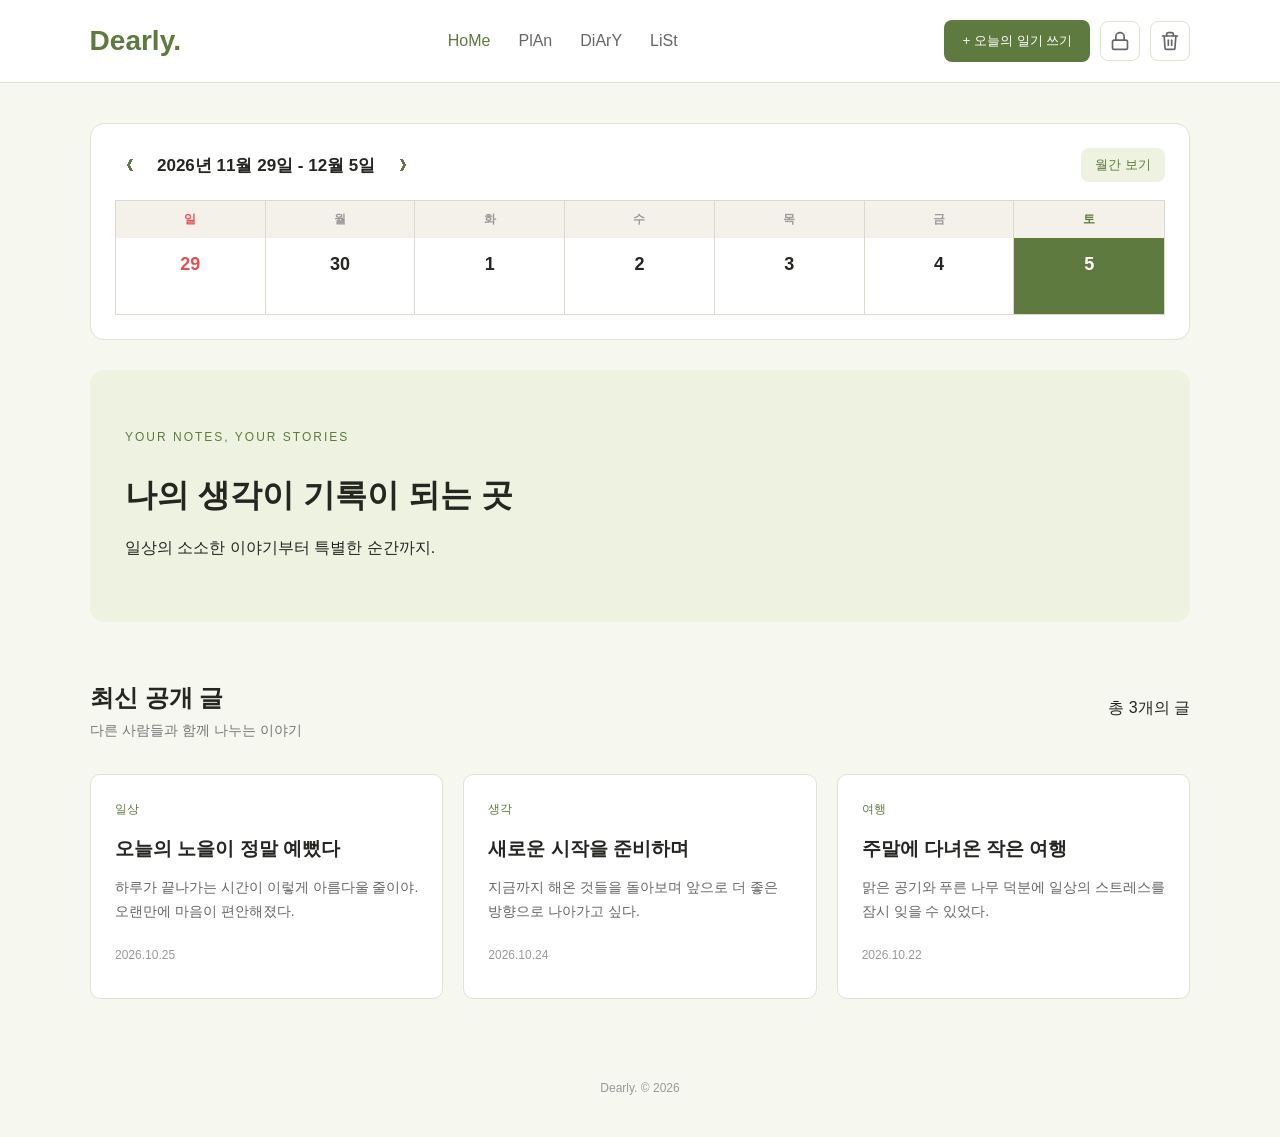
<file: index.html>
<!DOCTYPE html>
<html lang="ko">
<head>
    <meta charset="UTF-8">
    <meta name="viewport" content="width=device-width, initial-scale=1.0">
    <title>Dearly - 나의 기록</title>
    <link rel="stylesheet" href="style (1).css">
    <!-- 자바스크립트는 외부 파일로 분리되어 관리됩니다 -->
    <script src="script (1).js" defer></script>
</head>
<body>
    <!-- 상단 메뉴 -->
    <header class="header">
        <h1 class="logo">
        <a href="index.html" style="text-decoration: none; color: inherit;">Dearly.</a>
        </h1>

        <nav class="menu">
            <a href="index.html" class="active">HoMe</a>
            <a href="plan.html">PlAn</a>
            <a href="diary.html">DiArY</a>
            <a href="list.html">LiSt</a>
        </nav>

        <div class="header-actions">
            <button class="write-button" onclick="location.href='write.html'">
                + 오늘의 일기 쓰기
            </button>

            <button class="icon-button" id="lockButton" title="비밀 일기" onclick="location.href='secretdiary.html'">
                <svg xmlns="http://www.w3.org/2000/svg" width="20" height="20" viewBox="0 0 24 24" fill="none" stroke="currentColor" stroke-width="2" stroke-linecap="round" stroke-linejoin="round">
                    <rect x="3" y="11" width="18" height="11" rx="2" ry="2"></rect>
                    <path d="M7 11V7a5 5 0 0 1 10 0v4"></path>
                </svg>
            </button>

            <button class="icon-button" id="trashButton" title="감정 쓰레기통" onclick="location.href='trash.html'">
                <svg xmlns="http://www.w3.org/2000/svg" width="20" height="20" viewBox="0 0 24 24" fill="none" stroke="currentColor" stroke-width="2" stroke-linecap="round" stroke-linejoin="round">
                    <polyline points="3 6 5 6 21 6"></polyline>
                    <path d="M19 6l-1 14a2 2 0 0 1-2 2H8a2 2 0 0 1-2-2L5 6m3 0V4a2 2 0 0 1 2-2h4a2 2 0 0 1 2 2v2"></path>
                    <line x1="10" y1="11" x2="10" y2="17"></line>
                    <line x1="14" y1="11" x2="14" y2="17"></line>
                </svg>
            </button>
        </div>
    </header>

    <main class="container">
        <!-- 캘린더 영역 (주간 / 월간) -->
        <section class="calendar-section">
            <div class="calendar-toolbar">
                <div class="calendar-nav">
                    <button id="prevBtn" class="cal-arrow" aria-label="이전">&#10094;</button>
                    <h3 id="calendarLabel" class="calendar-label"></h3>
                    <button id="nextBtn" class="cal-arrow" aria-label="다음">&#10095;</button>
                </div>
                <button id="toggleViewBtn" class="toggle-view-button">월간 보기</button>
            </div>

            <!-- 요일 헤더 (주간/월간 공용) -->
            <div class="calendar-weekdays">
                <span>일</span><span>월</span><span>화</span><span>수</span>
                <span>목</span><span>금</span><span>토</span>
            </div>

            <!-- 주간 캘린더 -->
            <div id="weekView" class="week-view"></div>

            <!-- 월간 캘린더 -->
            <div id="monthView" class="month-view" style="display:none;">
                <div id="monthGrid" class="month-grid"></div>
            </div>
        </section>

        <!-- 소개 영역 -->
        <section class="hero">
            <p class="subtitle">YOUR NOTES, YOUR STORIES</p>
            <h2>나의 생각이 기록이 되는 곳</h2>
            <p>일상의 소소한 이야기부터 특별한 순간까지.</p>
        </section>

        <!-- 게시글 영역 -->
        <section id="posts">
            <div class="section-header">
                <div>
                    <h2>최신 공개 글</h2>
                    <p>다른 사람들과 함께 나누는 이야기</p>
                </div>
                <span id="post-count"></span>
            </div>

            <!-- JavaScript가 게시글 카드를 생성하는 영역 -->
            <div id="post-list" class="post-list"></div>
        </section>
    </main>

    <footer>
        <p>Dearly. &copy; 2026</p>
    </footer>
</body>
</html>
</file>
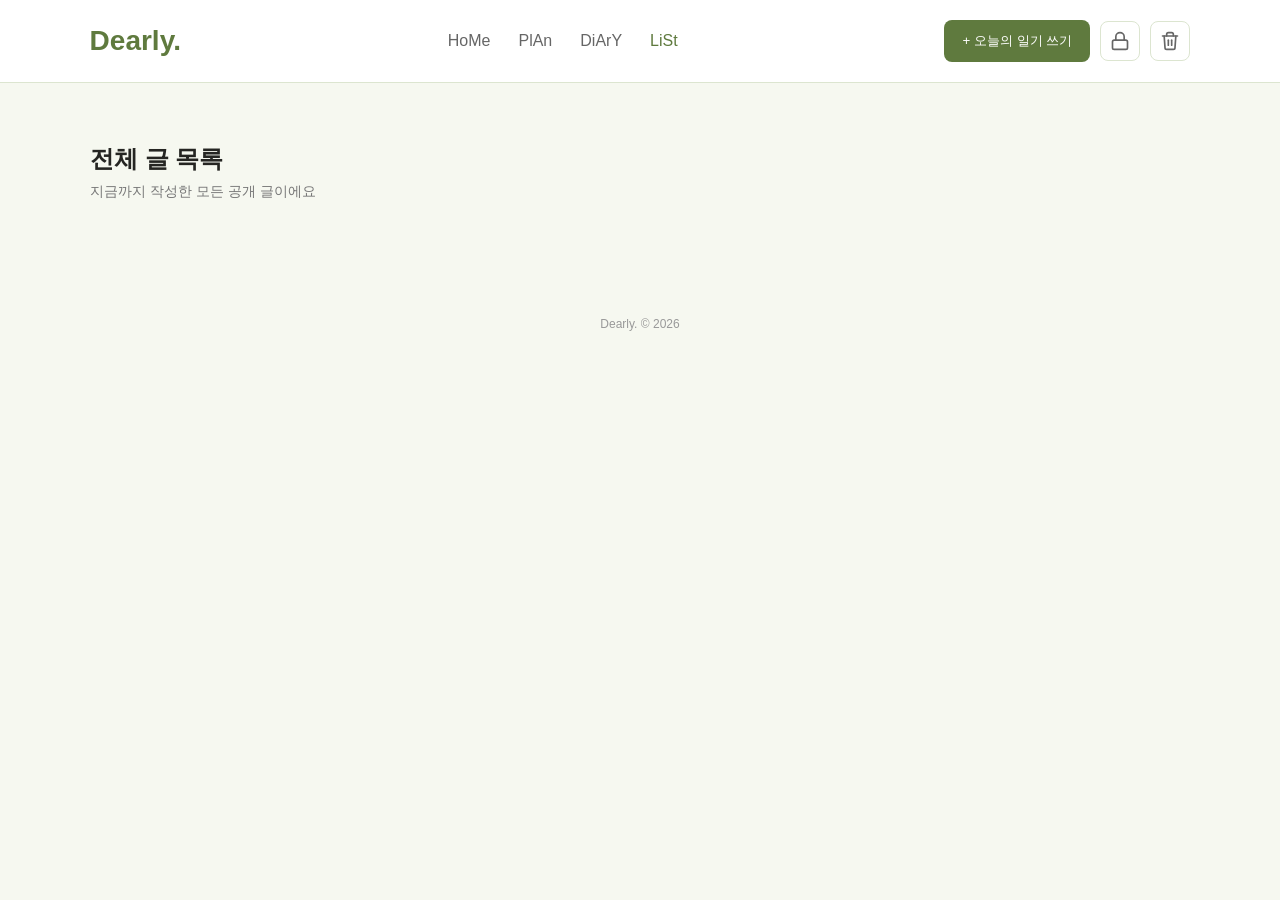
<file: list.html>
<!DOCTYPE html>
<html lang="ko">
<head>
    <meta charset="UTF-8">
    <meta name="viewport" content="width=device-width, initial-scale=1.0">
    <title>Dearly - LiSt</title>
    <style>
/* 기본 설정 */
* {
    box-sizing: border-box;
}

body {
    margin: 0;
    font-family: Arial, "Malgun Gothic", sans-serif;
    background-color: #f6f8f0;
    color: #252522;
}

/* 상단 메뉴 */
.header {
    display: flex;
    align-items: center;
    justify-content: space-between;
    padding: 20px 7%;
    background-color: white;
    border-bottom: 1px solid #dce5d0;
}

.logo {
    color: #5f7a3e;
    margin: 0;
    font-size: 28px;
}

.menu {
    display: flex;
    gap: 28px;
}

.menu a {
    color: #666;
    text-decoration: none;
}

.menu a:hover,
.menu a.active {
    color: #5f7a3e;
}

/* 헤더 오른쪽 액션 영역 (글쓰기 / 비밀일기 / 감정쓰레기통) */
.header-actions {
    display: flex;
    align-items: center;
    gap: 10px;
}

/* 버튼 */
.write-button {
    background-color: #5f7a3e;
    color: white;
    border: none;
    border-radius: 8px;
    padding: 12px 18px;
    cursor: pointer;
    white-space: nowrap;
}

.write-button:hover {
    background-color: #46602b;
}

/* 아이콘 버튼 (자물쇠 / 쓰레기통) */
.icon-button {
    display: flex;
    align-items: center;
    justify-content: center;
    width: 40px;
    height: 40px;
    flex-shrink: 0;
    border: 1px solid #dce5d0;
    border-radius: 8px;
    background-color: white;
    color: #666;
    cursor: pointer;
    transition: background-color 0.2s, color 0.2s, border-color 0.2s;
}

.icon-button:hover {
    background-color: #eef3e1;
    border-color: #c3d1a4;
    color: #5f7a3e;
}

/* 본문 */
.container {
    width: 86%;
    max-width: 1100px;
    margin: 40px auto;
}

/* ===================== 캘린더 영역 ===================== */
.calendar-section {
    background-color: white;
    border: 1px solid #dce5d0;
    border-radius: 14px;
    padding: 24px;
    margin-bottom: 30px;
}

.calendar-toolbar {
    display: flex;
    align-items: center;
    justify-content: space-between;
    flex-wrap: wrap;
    gap: 12px;
    margin-bottom: 18px;
}

.calendar-nav {
    display: flex;
    align-items: center;
    gap: 14px;
}

.cal-arrow {
    background: none;
    border: none;
    font-size: 16px;
    color: #5f7a3e;
    cursor: pointer;
    padding: 4px 10px;
    border-radius: 6px;
}

.cal-arrow:hover {
    background-color: #eef3e1;
}

.calendar-label {
    margin: 0;
    font-size: 17px;
    min-width: 210px;
    text-align: center;
}

.toggle-view-button {
    background-color: #eef3e1;
    color: #5f7a3e;
    border: none;
    border-radius: 8px;
    padding: 8px 14px;
    font-size: 13px;
    cursor: pointer;
}

.toggle-view-button:hover {
    background-color: #dde6c8;
}

/* 요일 헤더 (주간/월간 공용) */
.calendar-weekdays {
    display: grid;
    grid-template-columns: repeat(7, 1fr);
    text-align: center;
    color: #999;
    font-size: 12px;
    font-weight: bold;
    border: 1px solid #ddd9cc;
    border-bottom: none;
    background-color: #f3f1ea;
}

.calendar-weekdays span {
    padding: 10px 0;
    border-right: 1px solid #ddd9cc;
}

.calendar-weekdays span:last-child {
    border-right: none;
}

.calendar-weekdays span:first-child {
    color: #e65050;
}

.calendar-weekdays span:last-child {
    color: #5f7a3e;
}

/* 주간 뷰: 표(table) 모양 - 셀 사이 테두리로 구분 */
.week-view {
    display: grid;
    grid-template-columns: repeat(7, 1fr);
    border: 1px solid #ddd9cc;
    border-top: none;
}

.day-cell {
    position: relative;
    display: flex;
    flex-direction: column;
    align-items: center;
    gap: 6px;
    padding: 16px 0 22px;
    background-color: white;
    border-right: 1px solid #ddd9cc;
    min-height: 76px;
}

.day-cell:last-child {
    border-right: none;
}

.day-cell.today {
    background-color: #5f7a3e;
    color: white;
}

.day-weekday {
    font-size: 12px;
    color: #999;
}

.day-cell.sunday .day-number {
    color: #e65050;
}

.day-cell.saturday .day-number {
    color: #5f7a3e;
}

.day-number {
    font-size: 18px;
    font-weight: bold;
}

.day-cell.today .day-number {
    color: white;
}

.day-dot {
    position: absolute;
    bottom: 6px;
    width: 5px;
    height: 5px;
    border-radius: 50%;
    background-color: #5f7a3e;
}

.day-cell.today .day-dot {
    background-color: white;
}

/* 월간 뷰: 표(table) 모양 - 셀 사이 테두리로 구분 */
.month-grid {
    display: grid;
    grid-template-columns: repeat(7, 1fr);
    grid-auto-rows: 56px;
    border: 1px solid #ddd9cc;
    border-top: none;
}

.month-cell {
    position: relative;
    display: flex;
    flex-direction: column;
    align-items: center;
    justify-content: center;
    background-color: white;
    border-right: 1px solid #ddd9cc;
    border-bottom: 1px solid #ddd9cc;
    font-size: 13px;
}

.month-cell:nth-child(7n) {
    border-right: none;
}

.month-cell.other-month {
    color: #ccc;
    background-color: #f6f8f0;
}

.month-cell.today {
    background-color: #5f7a3e;
    color: white;
}

.month-cell .day-dot {
    position: absolute;
    bottom: 6px;
    width: 4px;
    height: 4px;
    border-radius: 50%;
    background-color: #5f7a3e;
}

.month-cell.today .day-dot {
    background-color: white;
}

/* 소개 영역 */
.hero {
    background-color: #eef3e1;
    border-radius: 14px;
    padding: 45px 35px;
    margin-bottom: 40px;
}

.subtitle {
    color: #5f7a3e;
    font-size: 12px;
    letter-spacing: 2px;
}

.hero h2 {
    font-size: 32px;
    margin-bottom: 12px;
}

.hero p {
    line-height: 1.7;
}

/* 게시글 제목 영역 */
.section-header {
    display: flex;
    align-items: center;
    justify-content: space-between;
    margin-bottom: 20px;
}

.section-header h2 {
    margin-bottom: 8px;
}

.section-header p {
    color: #777;
    font-size: 14px;
    margin-top: 0;
}

/* 게시글 카드 */
.post-list {
    display: grid;
    grid-template-columns: repeat(3, minmax(0, 1fr));
    gap: 20px;
}

.post-card {
    background-color: white;
    border: 1px solid #dbe5d2;
    border-radius: 10px;
    padding: 24px;
    transition: transform 0.2s;
}

.post-card:hover {
    transform: translateY(-4px);
}

.category {
    color: #5f7a3e;
    font-size: 12px;
}

.post-card h3 {
    font-size: 19px;
    margin: 18px 0 12px;
}

.post-content {
    color: #666;
    font-size: 14px;
    line-height: 1.7;
}

.post-date {
    color: #999;
    font-size: 12px;
    margin-top: 24px;
}

/* 글쓰기 폼 (write.html) */
.write-section {
    background-color: white;
    border: 1px solid #dce5d0;
    border-radius: 14px;
    padding: 32px;
    margin-bottom: 30px;
}

.write-form {
    display: flex;
    flex-direction: column;
    gap: 14px;
    margin-top: 10px;
}

.write-form select,
.write-form input[type="text"],
.write-form textarea {
    width: 100%;
    padding: 12px 14px;
    border: 1px solid #dce5d0;
    border-radius: 8px;
    font-family: inherit;
    font-size: 14px;
    color: #252522;
    background-color: #f6f8f0;
}

.write-form select:focus,
.write-form input[type="text"]:focus,
.write-form textarea:focus {
    outline: none;
    border-color: #5f7a3e;
    background-color: white;
}

.write-form textarea {
    resize: vertical;
    line-height: 1.7;
}

.write-form-buttons {
    display: flex;
    justify-content: flex-end;
    gap: 10px;
    margin-top: 6px;
}

.cancel-button {
    background-color: white;
    color: #777;
    border: 1px solid #dce5d0;
    border-radius: 8px;
    padding: 12px 18px;
    cursor: pointer;
}

.cancel-button:hover {
    background-color: #f6f8f0;
}

.write-button.active {
    opacity: 0.6;
    cursor: default;
}

/* 준비중 안내 (plan.html 등 스켈레톤 페이지용) */
.placeholder-box {
    background-color: white;
    border: 1px dashed #c3d1a4;
    border-radius: 14px;
    padding: 60px 30px;
    text-align: center;
    color: #777;
}

.placeholder-box h2 {
    color: #5f7a3e;
    margin-bottom: 10px;
}

/* 하단 */
footer {
    text-align: center;
    padding: 30px;
    color: #999;
    font-size: 12px;
}

/* 모바일 화면 */
@media (max-width: 700px) {
    .header {
        flex-wrap: wrap;
        gap: 16px;
    }

    .menu {
        gap: 14px;
    }

    .header-actions {
        gap: 6px;
    }

    .container {
        width: 90%;
    }

    .hero h2 {
        font-size: 25px;
    }

    .post-list {
        grid-template-columns: 1fr;
    }

    .calendar-toolbar {
        justify-content: center;
    }

    .calendar-label {
        min-width: auto;
        font-size: 14px;
    }

    .day-number {
        font-size: 14px;
    }

    .month-cell {
        height: 40px;
        font-size: 11px;
    }
}


/* =====================================================
   다이어리 페이지 전용 (양피지 / 싸이월드 감성)
   body.diary-page 안에서만 적용되므로
   index.html, 3.html, write.html에는 영향 없음
   ===================================================== */

/* 페이지 전체 배경: 말차색 종이 질감 (이미지 없이 그라디언트로 표현) */
body.diary-page {
    font-family: "Gowun Batang", "Nanum Myeongjo", "Malgun Gothic", serif;
    background-color: #dfe4c4;
    background-image:
        radial-gradient(circle at 15% 20%, rgba(255, 255, 255, 0.25), transparent 40%),
        radial-gradient(circle at 85% 75%, rgba(90, 110, 50, 0.18), transparent 45%),
        repeating-linear-gradient(
            0deg,
            rgba(90, 110, 50, 0.04),
            rgba(90, 110, 50, 0.04) 2px,
            transparent 2px,
            transparent 4px
        );
    color: #3c4a28;
}

/* 헤더는 기존 톤을 유지하되 살짝 말차빛으로 */
body.diary-page .header {
    background-color: #f2f5e2;
    border-bottom: 1px solid #c3cf9c;
}

body.diary-page .menu a {
    color: #7c8a5c;
}

body.diary-page .menu a:hover,
body.diary-page .menu a.active {
    color: #5f7a3e;
}

body.diary-page .write-button {
    background-color: #5f7a3e;
}

body.diary-page .write-button:hover {
    background-color: #46602b;
}

/* 표지 영역: 양피지 가죽 노트 표지처럼 (베이지 종이색 유지) */
body.diary-page .diary-cover {
    background: linear-gradient(135deg, #f7ecd1, #ead9ab);
    border: 1px solid #c9b07f;
    border-radius: 10px;
    box-shadow:
        inset 0 0 0 6px #fbf6e8,
        inset 0 0 40px rgba(139, 90, 43, 0.15),
        0 6px 18px rgba(58, 74, 38, 0.25);
    position: relative;
}

/* 표지 모서리 닳은 느낌 */
body.diary-page .diary-cover::before {
    content: "";
    position: absolute;
    inset: 0;
    border-radius: 10px;
    background:
        radial-gradient(circle at 0% 0%, rgba(139, 90, 43, 0.25), transparent 25%),
        radial-gradient(circle at 100% 100%, rgba(139, 90, 43, 0.2), transparent 25%);
    pointer-events: none;
}

body.diary-page .diary-cover .subtitle {
    color: #a1712f;
    letter-spacing: 3px;
}

body.diary-page .diary-cover h2 {
    color: #5a4322;
    font-size: 30px;
}

body.diary-page .diary-cover p {
    color: #6f5b3a;
}

body.diary-page .section-header h2 {
    color: #3c4a28;
}

body.diary-page .section-header p,
body.diary-page #post-count {
    color: #7c8a5c;
}

/* 게시글 카드: 양피지 낱장 종이 느낌 + 살짝 비뚤어진 스크랩북 배치 (베이지 종이색 유지) */
body.diary-page .post-card {
    background-color: #fdf8ec;
    background-image: repeating-linear-gradient(
        0deg,
        transparent,
        transparent 27px,
        rgba(139, 111, 71, 0.08) 28px
    );
    border: 1px solid #d8c196;
    border-radius: 2px;
    box-shadow:
        0 2px 4px rgba(74, 58, 36, 0.15),
        0 10px 16px rgba(74, 58, 36, 0.12);
    position: relative;
}

/* 종이 귀퉁이가 살짝 접힌 느낌 (뒤로 보이는 배경은 말차색 페이지) */
body.diary-page .post-card::after {
    content: "";
    position: absolute;
    right: 0;
    bottom: 0;
    width: 22px;
    height: 22px;
    background: linear-gradient(135deg, transparent 50%, #dfe4c4 50%);
    box-shadow: -2px -2px 4px rgba(74, 58, 36, 0.15);
}

/* 카드마다 번갈아 살짝 기울여 스크랩북처럼 */
body.diary-page .post-card:nth-child(odd) {
    transform: rotate(-1deg);
}

body.diary-page .post-card:nth-child(even) {
    transform: rotate(1deg);
}

body.diary-page .post-card:hover {
    transform: translateY(-4px) rotate(0deg);
}

body.diary-page .category {
    color: #a1712f;
    font-weight: bold;
}

body.diary-page .post-card h3 {
    color: #4a3a24;
}

body.diary-page .post-content {
    color: #5a4a30;
}

body.diary-page .post-date {
    color: #a1916f;
}

body.diary-page footer {
    color: #8a9770;
}

</style>
    <script>
const posts = [
    {
        id: 1,
        category: "일상",
        title: "오늘의 노을이 정말 예뻤다",
        content: "하루가 끝나가는 시간이 이렇게 아름다울 줄이야. 오랜만에 마음이 편안해졌다.",
        date: "2026.10.25"
    },
    {
        id: 2,
        category: "생각",
        title: "새로운 시작을 준비하며",
        content: "지금까지 해온 것들을 돌아보며 앞으로 더 좋은 방향으로 나아가고 싶다.",
        date: "2026.10.24"
    },
    {
        id: 3,
        category: "여행",
        title: "주말에 다녀온 작은 여행",
        content: "맑은 공기와 푸른 나무 덕분에 일상의 스트레스를 잠시 잊을 수 있었다.",
        date: "2026.10.22"
    }
];

// HTML 요소 선택
const postList = document.querySelector("#post-list");
const postCount = document.querySelector("#post-count");

// 게시글 영역이 있는 페이지(index.html, list.html 등)에서만 실행
if (postList) {
    if (postCount) {
        // 게시글 개수 표시
        postCount.textContent = `총 ${posts.length}개의 글`;
    }

    // 게시글 카드 생성
    posts.forEach(function(post) {
        // 카드 요소 생성
        const card = document.createElement("article");
        card.className = "post-card";

        // 카테고리
        const category = document.createElement("span");
        category.className = "category";
        category.textContent = post.category;

        // 제목
        const title = document.createElement("h3");
        title.textContent = post.title;

        // 본문
        const content = document.createElement("p");
        content.className = "post-content";
        content.textContent = post.content;

        // 작성일
        const date = document.createElement("p");
        date.className = "post-date";
        date.textContent = post.date;

        // 카드에 요소 추가
        card.append(category, title, content, date);

        // 게시글 목록에 카드 추가
        postList.appendChild(card);
    });
}


// 글쓰기 페이지
const writeForm = document.querySelector("#write-form");

if (writeForm) {
    writeForm.addEventListener("submit", function(event) {
        event.preventDefault();

        const newPost = {
            id: Date.now(),
            category: document.querySelector("#category").value,
            title: document.querySelector("#title").value,
            content: document.querySelector("#content").value,
            date: new Date().toLocaleDateString("ko-KR")
        };

        posts.push(newPost);

        localStorage.setItem("posts", JSON.stringify(posts));

        alert("글이 등록되었습니다!");

        location.href = "index.html";
    });
}


// ===================== 캘린더 (주간 / 월간) =====================
const weekView = document.querySelector("#weekView");
const monthView = document.querySelector("#monthView");
const monthGrid = document.querySelector("#monthGrid");
const calendarLabel = document.querySelector("#calendarLabel");
const prevBtn = document.querySelector("#prevBtn");
const nextBtn = document.querySelector("#nextBtn");
const toggleViewBtn = document.querySelector("#toggleViewBtn");

// 캘린더 요소가 있는 페이지(메인 페이지)에서만 실행
if (weekView && monthView && monthGrid && calendarLabel && prevBtn && nextBtn && toggleViewBtn) {

    const weekdayNames = ["일", "월", "화", "수", "목", "금", "토"];

    let viewMode = "week";          // "week" | "month"
    let currentDate = new Date();   // 현재 보고 있는 기준 날짜

    // 날짜 비교 (연/월/일만)
    function isSameDate(a, b) {
        return a.getFullYear() === b.getFullYear() &&
               a.getMonth() === b.getMonth() &&
               a.getDate() === b.getDate();
    }

    // posts 배열의 date("2026.10.25")와 비교해서 해당 날짜에 글이 있는지 확인
    function hasPostOn(date) {
        return posts.some(function(post) {
            const parts = post.date.split(".").map(Number);
            if (parts.length < 3) return false;
            const postDate = new Date(parts[0], parts[1] - 1, parts[2]);
            return isSameDate(postDate, date);
        });
    }

    // 해당 날짜가 속한 주의 일요일 반환
    function getWeekStart(date) {
        const d = new Date(date);
        d.setHours(0, 0, 0, 0);
        d.setDate(d.getDate() - d.getDay());
        return d;
    }

    // 주간 캘린더 렌더링
    function renderWeekView() {
        const weekStart = getWeekStart(currentDate);
        const today = new Date();

        weekView.innerHTML = "";

        for (let i = 0; i < 7; i++) {
            const day = new Date(weekStart);
            day.setDate(weekStart.getDate() + i);

            const dayEl = document.createElement("div");
            dayEl.className = "day-cell";
            if (isSameDate(day, today)) dayEl.classList.add("today");
            if (day.getDay() === 0) dayEl.classList.add("sunday");
            if (day.getDay() === 6) dayEl.classList.add("saturday");

            const numEl = document.createElement("span");
            numEl.className = "day-number";
            numEl.textContent = day.getDate();

            dayEl.append(numEl);

            if (hasPostOn(day)) {
                const dot = document.createElement("span");
                dot.className = "day-dot";
                dayEl.appendChild(dot);
            }

            weekView.appendChild(dayEl);
        }

        const weekEnd = new Date(weekStart);
        weekEnd.setDate(weekStart.getDate() + 6);

        calendarLabel.textContent =
            `${weekStart.getFullYear()}년 ${weekStart.getMonth() + 1}월 ${weekStart.getDate()}일 - ${weekEnd.getMonth() + 1}월 ${weekEnd.getDate()}일`;
    }

    // 월간 캘린더 렌더링 (6주 = 42칸 고정)
    function renderMonthView() {
        const year = currentDate.getFullYear();
        const month = currentDate.getMonth();
        const today = new Date();

        const firstDay = new Date(year, month, 1);
        const startDate = getWeekStart(firstDay);

        monthGrid.innerHTML = "";

        for (let i = 0; i < 42; i++) {
            const day = new Date(startDate);
            day.setDate(startDate.getDate() + i);

            const dayEl = document.createElement("div");
            dayEl.className = "month-cell";
            if (day.getMonth() !== month) dayEl.classList.add("other-month");
            if (isSameDate(day, today)) dayEl.classList.add("today");

            const numEl = document.createElement("span");
            numEl.className = "day-number";
            numEl.textContent = day.getDate();
            dayEl.appendChild(numEl);

            if (hasPostOn(day)) {
                const dot = document.createElement("span");
                dot.className = "day-dot";
                dayEl.appendChild(dot);
            }

            monthGrid.appendChild(dayEl);
        }

        calendarLabel.textContent = `${year}년 ${month + 1}월`;
    }

    // 현재 viewMode에 맞게 화면 갱신
    function render() {
        if (viewMode === "week") {
            weekView.style.display = "grid";
            monthView.style.display = "none";
            renderWeekView();
        } else {
            weekView.style.display = "none";
            monthView.style.display = "block";
            renderMonthView();
        }
    }

    // 이전 버튼: 주간이면 -7일, 월간이면 -1달
    prevBtn.addEventListener("click", function() {
        if (viewMode === "week") {
            currentDate.setDate(currentDate.getDate() - 7);
        } else {
            currentDate.setMonth(currentDate.getMonth() - 1);
        }
        render();
    });

    // 다음 버튼: 주간이면 +7일, 월간이면 +1달
    nextBtn.addEventListener("click", function() {
        if (viewMode === "week") {
            currentDate.setDate(currentDate.getDate() + 7);
        } else {
            currentDate.setMonth(currentDate.getMonth() + 1);
        }
        render();
    });

    // 주간 <-> 월간 전환 버튼
    toggleViewBtn.addEventListener("click", function() {
        viewMode = (viewMode === "week") ? "month" : "week";
        toggleViewBtn.textContent = (viewMode === "week") ? "월간 보기" : "주간 보기";
        render();
    });

    render();
}

</script>
</head>
<body>
    <header class="header">
        <h1 class="logo">Dearly.</h1>

        <nav class="menu">
            <a href="index.html">HoMe</a>
            <a href="plan.html">PlAn</a>
            <a href="diary.html">DiArY</a>
            <a href="list.html" class="active">LiSt</a>
        </nav>

        <div class="header-actions">
            <button class="write-button" onclick="location.href='write.html'">
                + 오늘의 일기 쓰기
            </button>
            <button class="icon-button" title="비밀 일기" onclick="location.href='secretdiary.html'">
                <svg xmlns="http://www.w3.org/2000/svg" width="20" height="20" viewBox="0 0 24 24"
                     fill="none" stroke="currentColor" stroke-width="2"
                     stroke-linecap="round" stroke-linejoin="round">
                    <rect x="3" y="11" width="18" height="11" rx="2" ry="2"></rect>
                    <path d="M7 11V7a5 5 0 0 1 10 0v4"></path>
                </svg>
            </button>
            <button class="icon-button" title="감정 쓰레기통" onclick="location.href='trash.html'">
                <svg xmlns="http://www.w3.org/2000/svg" width="20" height="20" viewBox="0 0 24 24"
                     fill="none" stroke="currentColor" stroke-width="2"
                     stroke-linecap="round" stroke-linejoin="round">
                    <polyline points="3 6 5 6 21 6"></polyline>
                    <path d="M19 6l-1 14a2 2 0 0 1-2 2H8a2 2 0 0 1-2-2L5 6m3 0V4a2 2 0 0 1 2-2h4a2 2 0 0 1 2 2v2"></path>
                    <line x1="10" y1="11" x2="10" y2="17"></line>
                    <line x1="14" y1="11" x2="14" y2="17"></line>
                </svg>
            </button>
        </div>
    </header>

    <main class="container">
        <section id="posts">
            <div class="section-header">
                <div>
                    <h2>전체 글 목록</h2>
                    <p>지금까지 작성한 모든 공개 글이에요</p>
                </div>
                <span id="post-count"></span>
            </div>

            <!-- script.js가 posts 배열을 그대로 재사용해 카드 목록을 생성합니다 -->
            <div id="post-list" class="post-list"></div>
        </section>
    </main>

    <footer>
        <p>Dearly. &copy; 2026</p>
    </footer>
</body>
</html>
</file>
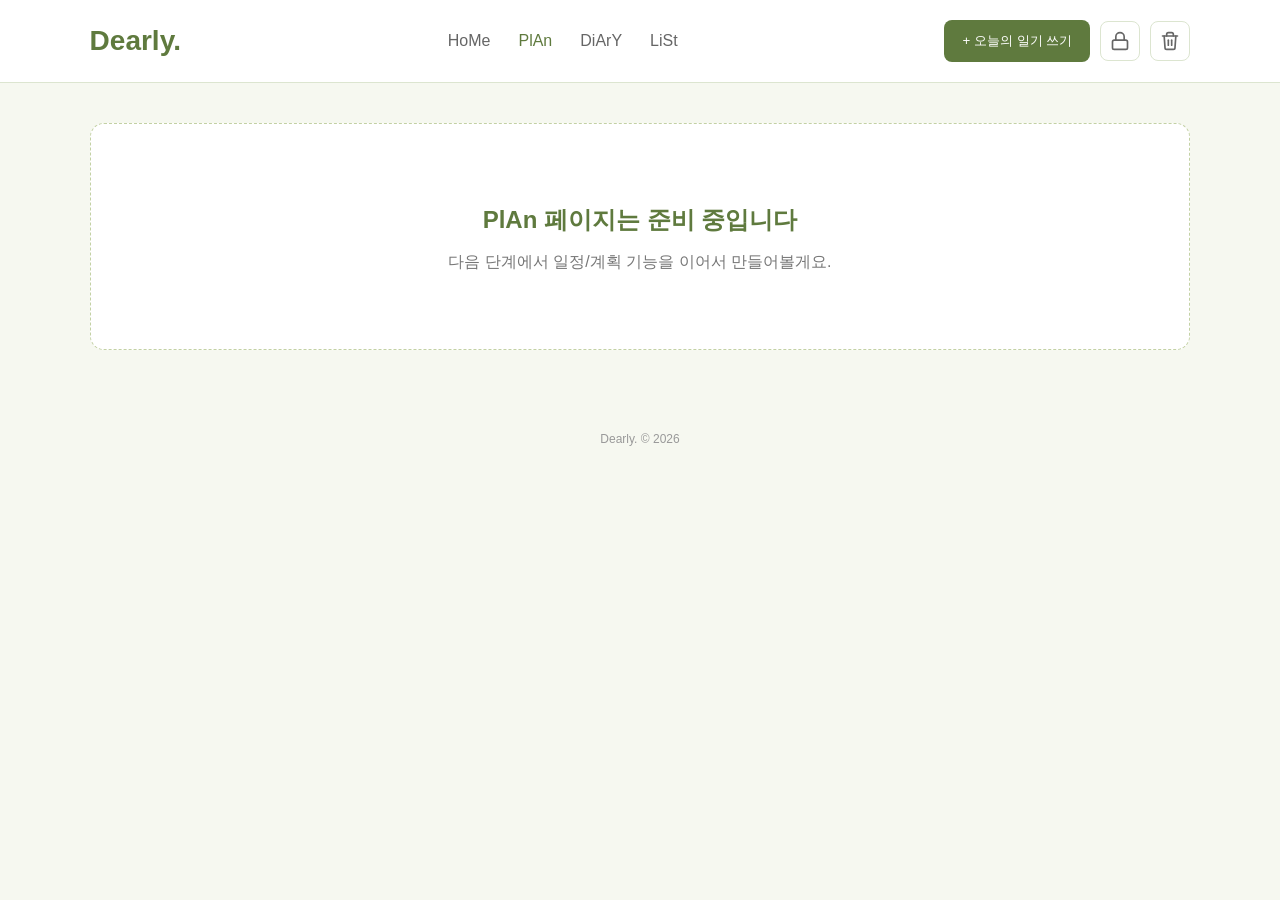
<file: plan.html>
<!DOCTYPE html>
<html lang="ko">
<head>
    <meta charset="UTF-8">
    <meta name="viewport" content="width=device-width, initial-scale=1.0">
    <title>Dearly - PlAn</title>
    <style>
/* 기본 설정 */
* {
    box-sizing: border-box;
}

body {
    margin: 0;
    font-family: Arial, "Malgun Gothic", sans-serif;
    background-color: #f6f8f0;
    color: #252522;
}

/* 상단 메뉴 */
.header {
    display: flex;
    align-items: center;
    justify-content: space-between;
    padding: 20px 7%;
    background-color: white;
    border-bottom: 1px solid #dce5d0;
}

.logo {
    color: #5f7a3e;
    margin: 0;
    font-size: 28px;
}

.menu {
    display: flex;
    gap: 28px;
}

.menu a {
    color: #666;
    text-decoration: none;
}

.menu a:hover,
.menu a.active {
    color: #5f7a3e;
}

/* 헤더 오른쪽 액션 영역 (글쓰기 / 비밀일기 / 감정쓰레기통) */
.header-actions {
    display: flex;
    align-items: center;
    gap: 10px;
}

/* 버튼 */
.write-button {
    background-color: #5f7a3e;
    color: white;
    border: none;
    border-radius: 8px;
    padding: 12px 18px;
    cursor: pointer;
    white-space: nowrap;
}

.write-button:hover {
    background-color: #46602b;
}

/* 아이콘 버튼 (자물쇠 / 쓰레기통) */
.icon-button {
    display: flex;
    align-items: center;
    justify-content: center;
    width: 40px;
    height: 40px;
    flex-shrink: 0;
    border: 1px solid #dce5d0;
    border-radius: 8px;
    background-color: white;
    color: #666;
    cursor: pointer;
    transition: background-color 0.2s, color 0.2s, border-color 0.2s;
}

.icon-button:hover {
    background-color: #eef3e1;
    border-color: #c3d1a4;
    color: #5f7a3e;
}

/* 본문 */
.container {
    width: 86%;
    max-width: 1100px;
    margin: 40px auto;
}

/* ===================== 캘린더 영역 ===================== */
.calendar-section {
    background-color: white;
    border: 1px solid #dce5d0;
    border-radius: 14px;
    padding: 24px;
    margin-bottom: 30px;
}

.calendar-toolbar {
    display: flex;
    align-items: center;
    justify-content: space-between;
    flex-wrap: wrap;
    gap: 12px;
    margin-bottom: 18px;
}

.calendar-nav {
    display: flex;
    align-items: center;
    gap: 14px;
}

.cal-arrow {
    background: none;
    border: none;
    font-size: 16px;
    color: #5f7a3e;
    cursor: pointer;
    padding: 4px 10px;
    border-radius: 6px;
}

.cal-arrow:hover {
    background-color: #eef3e1;
}

.calendar-label {
    margin: 0;
    font-size: 17px;
    min-width: 210px;
    text-align: center;
}

.toggle-view-button {
    background-color: #eef3e1;
    color: #5f7a3e;
    border: none;
    border-radius: 8px;
    padding: 8px 14px;
    font-size: 13px;
    cursor: pointer;
}

.toggle-view-button:hover {
    background-color: #dde6c8;
}

/* 요일 헤더 (주간/월간 공용) */
.calendar-weekdays {
    display: grid;
    grid-template-columns: repeat(7, 1fr);
    text-align: center;
    color: #999;
    font-size: 12px;
    font-weight: bold;
    border: 1px solid #ddd9cc;
    border-bottom: none;
    background-color: #f3f1ea;
}

.calendar-weekdays span {
    padding: 10px 0;
    border-right: 1px solid #ddd9cc;
}

.calendar-weekdays span:last-child {
    border-right: none;
}

.calendar-weekdays span:first-child {
    color: #e65050;
}

.calendar-weekdays span:last-child {
    color: #5f7a3e;
}

/* 주간 뷰: 표(table) 모양 - 셀 사이 테두리로 구분 */
.week-view {
    display: grid;
    grid-template-columns: repeat(7, 1fr);
    border: 1px solid #ddd9cc;
    border-top: none;
}

.day-cell {
    position: relative;
    display: flex;
    flex-direction: column;
    align-items: center;
    gap: 6px;
    padding: 16px 0 22px;
    background-color: white;
    border-right: 1px solid #ddd9cc;
    min-height: 76px;
}

.day-cell:last-child {
    border-right: none;
}

.day-cell.today {
    background-color: #5f7a3e;
    color: white;
}

.day-weekday {
    font-size: 12px;
    color: #999;
}

.day-cell.sunday .day-number {
    color: #e65050;
}

.day-cell.saturday .day-number {
    color: #5f7a3e;
}

.day-number {
    font-size: 18px;
    font-weight: bold;
}

.day-cell.today .day-number {
    color: white;
}

.day-dot {
    position: absolute;
    bottom: 6px;
    width: 5px;
    height: 5px;
    border-radius: 50%;
    background-color: #5f7a3e;
}

.day-cell.today .day-dot {
    background-color: white;
}

/* 월간 뷰: 표(table) 모양 - 셀 사이 테두리로 구분 */
.month-grid {
    display: grid;
    grid-template-columns: repeat(7, 1fr);
    grid-auto-rows: 56px;
    border: 1px solid #ddd9cc;
    border-top: none;
}

.month-cell {
    position: relative;
    display: flex;
    flex-direction: column;
    align-items: center;
    justify-content: center;
    background-color: white;
    border-right: 1px solid #ddd9cc;
    border-bottom: 1px solid #ddd9cc;
    font-size: 13px;
}

.month-cell:nth-child(7n) {
    border-right: none;
}

.month-cell.other-month {
    color: #ccc;
    background-color: #f6f8f0;
}

.month-cell.today {
    background-color: #5f7a3e;
    color: white;
}

.month-cell .day-dot {
    position: absolute;
    bottom: 6px;
    width: 4px;
    height: 4px;
    border-radius: 50%;
    background-color: #5f7a3e;
}

.month-cell.today .day-dot {
    background-color: white;
}

/* 소개 영역 */
.hero {
    background-color: #eef3e1;
    border-radius: 14px;
    padding: 45px 35px;
    margin-bottom: 40px;
}

.subtitle {
    color: #5f7a3e;
    font-size: 12px;
    letter-spacing: 2px;
}

.hero h2 {
    font-size: 32px;
    margin-bottom: 12px;
}

.hero p {
    line-height: 1.7;
}

/* 게시글 제목 영역 */
.section-header {
    display: flex;
    align-items: center;
    justify-content: space-between;
    margin-bottom: 20px;
}

.section-header h2 {
    margin-bottom: 8px;
}

.section-header p {
    color: #777;
    font-size: 14px;
    margin-top: 0;
}

/* 게시글 카드 */
.post-list {
    display: grid;
    grid-template-columns: repeat(3, minmax(0, 1fr));
    gap: 20px;
}

.post-card {
    background-color: white;
    border: 1px solid #dbe5d2;
    border-radius: 10px;
    padding: 24px;
    transition: transform 0.2s;
}

.post-card:hover {
    transform: translateY(-4px);
}

.category {
    color: #5f7a3e;
    font-size: 12px;
}

.post-card h3 {
    font-size: 19px;
    margin: 18px 0 12px;
}

.post-content {
    color: #666;
    font-size: 14px;
    line-height: 1.7;
}

.post-date {
    color: #999;
    font-size: 12px;
    margin-top: 24px;
}

/* 글쓰기 폼 (write.html) */
.write-section {
    background-color: white;
    border: 1px solid #dce5d0;
    border-radius: 14px;
    padding: 32px;
    margin-bottom: 30px;
}

.write-form {
    display: flex;
    flex-direction: column;
    gap: 14px;
    margin-top: 10px;
}

.write-form select,
.write-form input[type="text"],
.write-form textarea {
    width: 100%;
    padding: 12px 14px;
    border: 1px solid #dce5d0;
    border-radius: 8px;
    font-family: inherit;
    font-size: 14px;
    color: #252522;
    background-color: #f6f8f0;
}

.write-form select:focus,
.write-form input[type="text"]:focus,
.write-form textarea:focus {
    outline: none;
    border-color: #5f7a3e;
    background-color: white;
}

.write-form textarea {
    resize: vertical;
    line-height: 1.7;
}

.write-form-buttons {
    display: flex;
    justify-content: flex-end;
    gap: 10px;
    margin-top: 6px;
}

.cancel-button {
    background-color: white;
    color: #777;
    border: 1px solid #dce5d0;
    border-radius: 8px;
    padding: 12px 18px;
    cursor: pointer;
}

.cancel-button:hover {
    background-color: #f6f8f0;
}

.write-button.active {
    opacity: 0.6;
    cursor: default;
}

/* 준비중 안내 (plan.html 등 스켈레톤 페이지용) */
.placeholder-box {
    background-color: white;
    border: 1px dashed #c3d1a4;
    border-radius: 14px;
    padding: 60px 30px;
    text-align: center;
    color: #777;
}

.placeholder-box h2 {
    color: #5f7a3e;
    margin-bottom: 10px;
}

/* 하단 */
footer {
    text-align: center;
    padding: 30px;
    color: #999;
    font-size: 12px;
}

/* 모바일 화면 */
@media (max-width: 700px) {
    .header {
        flex-wrap: wrap;
        gap: 16px;
    }

    .menu {
        gap: 14px;
    }

    .header-actions {
        gap: 6px;
    }

    .container {
        width: 90%;
    }

    .hero h2 {
        font-size: 25px;
    }

    .post-list {
        grid-template-columns: 1fr;
    }

    .calendar-toolbar {
        justify-content: center;
    }

    .calendar-label {
        min-width: auto;
        font-size: 14px;
    }

    .day-number {
        font-size: 14px;
    }

    .month-cell {
        height: 40px;
        font-size: 11px;
    }
}


/* =====================================================
   다이어리 페이지 전용 (양피지 / 싸이월드 감성)
   body.diary-page 안에서만 적용되므로
   index.html, 3.html, write.html에는 영향 없음
   ===================================================== */

/* 페이지 전체 배경: 말차색 종이 질감 (이미지 없이 그라디언트로 표현) */
body.diary-page {
    font-family: "Gowun Batang", "Nanum Myeongjo", "Malgun Gothic", serif;
    background-color: #dfe4c4;
    background-image:
        radial-gradient(circle at 15% 20%, rgba(255, 255, 255, 0.25), transparent 40%),
        radial-gradient(circle at 85% 75%, rgba(90, 110, 50, 0.18), transparent 45%),
        repeating-linear-gradient(
            0deg,
            rgba(90, 110, 50, 0.04),
            rgba(90, 110, 50, 0.04) 2px,
            transparent 2px,
            transparent 4px
        );
    color: #3c4a28;
}

/* 헤더는 기존 톤을 유지하되 살짝 말차빛으로 */
body.diary-page .header {
    background-color: #f2f5e2;
    border-bottom: 1px solid #c3cf9c;
}

body.diary-page .menu a {
    color: #7c8a5c;
}

body.diary-page .menu a:hover,
body.diary-page .menu a.active {
    color: #5f7a3e;
}

body.diary-page .write-button {
    background-color: #5f7a3e;
}

body.diary-page .write-button:hover {
    background-color: #46602b;
}

/* 표지 영역: 양피지 가죽 노트 표지처럼 (베이지 종이색 유지) */
body.diary-page .diary-cover {
    background: linear-gradient(135deg, #f7ecd1, #ead9ab);
    border: 1px solid #c9b07f;
    border-radius: 10px;
    box-shadow:
        inset 0 0 0 6px #fbf6e8,
        inset 0 0 40px rgba(139, 90, 43, 0.15),
        0 6px 18px rgba(58, 74, 38, 0.25);
    position: relative;
}

/* 표지 모서리 닳은 느낌 */
body.diary-page .diary-cover::before {
    content: "";
    position: absolute;
    inset: 0;
    border-radius: 10px;
    background:
        radial-gradient(circle at 0% 0%, rgba(139, 90, 43, 0.25), transparent 25%),
        radial-gradient(circle at 100% 100%, rgba(139, 90, 43, 0.2), transparent 25%);
    pointer-events: none;
}

body.diary-page .diary-cover .subtitle {
    color: #a1712f;
    letter-spacing: 3px;
}

body.diary-page .diary-cover h2 {
    color: #5a4322;
    font-size: 30px;
}

body.diary-page .diary-cover p {
    color: #6f5b3a;
}

body.diary-page .section-header h2 {
    color: #3c4a28;
}

body.diary-page .section-header p,
body.diary-page #post-count {
    color: #7c8a5c;
}

/* 게시글 카드: 양피지 낱장 종이 느낌 + 살짝 비뚤어진 스크랩북 배치 (베이지 종이색 유지) */
body.diary-page .post-card {
    background-color: #fdf8ec;
    background-image: repeating-linear-gradient(
        0deg,
        transparent,
        transparent 27px,
        rgba(139, 111, 71, 0.08) 28px
    );
    border: 1px solid #d8c196;
    border-radius: 2px;
    box-shadow:
        0 2px 4px rgba(74, 58, 36, 0.15),
        0 10px 16px rgba(74, 58, 36, 0.12);
    position: relative;
}

/* 종이 귀퉁이가 살짝 접힌 느낌 (뒤로 보이는 배경은 말차색 페이지) */
body.diary-page .post-card::after {
    content: "";
    position: absolute;
    right: 0;
    bottom: 0;
    width: 22px;
    height: 22px;
    background: linear-gradient(135deg, transparent 50%, #dfe4c4 50%);
    box-shadow: -2px -2px 4px rgba(74, 58, 36, 0.15);
}

/* 카드마다 번갈아 살짝 기울여 스크랩북처럼 */
body.diary-page .post-card:nth-child(odd) {
    transform: rotate(-1deg);
}

body.diary-page .post-card:nth-child(even) {
    transform: rotate(1deg);
}

body.diary-page .post-card:hover {
    transform: translateY(-4px) rotate(0deg);
}

body.diary-page .category {
    color: #a1712f;
    font-weight: bold;
}

body.diary-page .post-card h3 {
    color: #4a3a24;
}

body.diary-page .post-content {
    color: #5a4a30;
}

body.diary-page .post-date {
    color: #a1916f;
}

body.diary-page footer {
    color: #8a9770;
}

</style>
    <script>
const posts = [
    {
        id: 1,
        category: "일상",
        title: "오늘의 노을이 정말 예뻤다",
        content: "하루가 끝나가는 시간이 이렇게 아름다울 줄이야. 오랜만에 마음이 편안해졌다.",
        date: "2026.10.25"
    },
    {
        id: 2,
        category: "생각",
        title: "새로운 시작을 준비하며",
        content: "지금까지 해온 것들을 돌아보며 앞으로 더 좋은 방향으로 나아가고 싶다.",
        date: "2026.10.24"
    },
    {
        id: 3,
        category: "여행",
        title: "주말에 다녀온 작은 여행",
        content: "맑은 공기와 푸른 나무 덕분에 일상의 스트레스를 잠시 잊을 수 있었다.",
        date: "2026.10.22"
    }
];

// HTML 요소 선택
const postList = document.querySelector("#post-list");
const postCount = document.querySelector("#post-count");

// 게시글 영역이 있는 페이지(index.html, list.html 등)에서만 실행
if (postList) {
    if (postCount) {
        // 게시글 개수 표시
        postCount.textContent = `총 ${posts.length}개의 글`;
    }

    // 게시글 카드 생성
    posts.forEach(function(post) {
        // 카드 요소 생성
        const card = document.createElement("article");
        card.className = "post-card";

        // 카테고리
        const category = document.createElement("span");
        category.className = "category";
        category.textContent = post.category;

        // 제목
        const title = document.createElement("h3");
        title.textContent = post.title;

        // 본문
        const content = document.createElement("p");
        content.className = "post-content";
        content.textContent = post.content;

        // 작성일
        const date = document.createElement("p");
        date.className = "post-date";
        date.textContent = post.date;

        // 카드에 요소 추가
        card.append(category, title, content, date);

        // 게시글 목록에 카드 추가
        postList.appendChild(card);
    });
}


// 글쓰기 페이지
const writeForm = document.querySelector("#write-form");

if (writeForm) {
    writeForm.addEventListener("submit", function(event) {
        event.preventDefault();

        const newPost = {
            id: Date.now(),
            category: document.querySelector("#category").value,
            title: document.querySelector("#title").value,
            content: document.querySelector("#content").value,
            date: new Date().toLocaleDateString("ko-KR")
        };

        posts.push(newPost);

        localStorage.setItem("posts", JSON.stringify(posts));

        alert("글이 등록되었습니다!");

        location.href = "index.html";
    });
}


// ===================== 캘린더 (주간 / 월간) =====================
const weekView = document.querySelector("#weekView");
const monthView = document.querySelector("#monthView");
const monthGrid = document.querySelector("#monthGrid");
const calendarLabel = document.querySelector("#calendarLabel");
const prevBtn = document.querySelector("#prevBtn");
const nextBtn = document.querySelector("#nextBtn");
const toggleViewBtn = document.querySelector("#toggleViewBtn");

// 캘린더 요소가 있는 페이지(메인 페이지)에서만 실행
if (weekView && monthView && monthGrid && calendarLabel && prevBtn && nextBtn && toggleViewBtn) {

    const weekdayNames = ["일", "월", "화", "수", "목", "금", "토"];

    let viewMode = "week";          // "week" | "month"
    let currentDate = new Date();   // 현재 보고 있는 기준 날짜

    // 날짜 비교 (연/월/일만)
    function isSameDate(a, b) {
        return a.getFullYear() === b.getFullYear() &&
               a.getMonth() === b.getMonth() &&
               a.getDate() === b.getDate();
    }

    // posts 배열의 date("2026.10.25")와 비교해서 해당 날짜에 글이 있는지 확인
    function hasPostOn(date) {
        return posts.some(function(post) {
            const parts = post.date.split(".").map(Number);
            if (parts.length < 3) return false;
            const postDate = new Date(parts[0], parts[1] - 1, parts[2]);
            return isSameDate(postDate, date);
        });
    }

    // 해당 날짜가 속한 주의 일요일 반환
    function getWeekStart(date) {
        const d = new Date(date);
        d.setHours(0, 0, 0, 0);
        d.setDate(d.getDate() - d.getDay());
        return d;
    }

    // 주간 캘린더 렌더링
    function renderWeekView() {
        const weekStart = getWeekStart(currentDate);
        const today = new Date();

        weekView.innerHTML = "";

        for (let i = 0; i < 7; i++) {
            const day = new Date(weekStart);
            day.setDate(weekStart.getDate() + i);

            const dayEl = document.createElement("div");
            dayEl.className = "day-cell";
            if (isSameDate(day, today)) dayEl.classList.add("today");
            if (day.getDay() === 0) dayEl.classList.add("sunday");
            if (day.getDay() === 6) dayEl.classList.add("saturday");

            const numEl = document.createElement("span");
            numEl.className = "day-number";
            numEl.textContent = day.getDate();

            dayEl.append(numEl);

            if (hasPostOn(day)) {
                const dot = document.createElement("span");
                dot.className = "day-dot";
                dayEl.appendChild(dot);
            }

            weekView.appendChild(dayEl);
        }

        const weekEnd = new Date(weekStart);
        weekEnd.setDate(weekStart.getDate() + 6);

        calendarLabel.textContent =
            `${weekStart.getFullYear()}년 ${weekStart.getMonth() + 1}월 ${weekStart.getDate()}일 - ${weekEnd.getMonth() + 1}월 ${weekEnd.getDate()}일`;
    }

    // 월간 캘린더 렌더링 (6주 = 42칸 고정)
    function renderMonthView() {
        const year = currentDate.getFullYear();
        const month = currentDate.getMonth();
        const today = new Date();

        const firstDay = new Date(year, month, 1);
        const startDate = getWeekStart(firstDay);

        monthGrid.innerHTML = "";

        for (let i = 0; i < 42; i++) {
            const day = new Date(startDate);
            day.setDate(startDate.getDate() + i);

            const dayEl = document.createElement("div");
            dayEl.className = "month-cell";
            if (day.getMonth() !== month) dayEl.classList.add("other-month");
            if (isSameDate(day, today)) dayEl.classList.add("today");

            const numEl = document.createElement("span");
            numEl.className = "day-number";
            numEl.textContent = day.getDate();
            dayEl.appendChild(numEl);

            if (hasPostOn(day)) {
                const dot = document.createElement("span");
                dot.className = "day-dot";
                dayEl.appendChild(dot);
            }

            monthGrid.appendChild(dayEl);
        }

        calendarLabel.textContent = `${year}년 ${month + 1}월`;
    }

    // 현재 viewMode에 맞게 화면 갱신
    function render() {
        if (viewMode === "week") {
            weekView.style.display = "grid";
            monthView.style.display = "none";
            renderWeekView();
        } else {
            weekView.style.display = "none";
            monthView.style.display = "block";
            renderMonthView();
        }
    }

    // 이전 버튼: 주간이면 -7일, 월간이면 -1달
    prevBtn.addEventListener("click", function() {
        if (viewMode === "week") {
            currentDate.setDate(currentDate.getDate() - 7);
        } else {
            currentDate.setMonth(currentDate.getMonth() - 1);
        }
        render();
    });

    // 다음 버튼: 주간이면 +7일, 월간이면 +1달
    nextBtn.addEventListener("click", function() {
        if (viewMode === "week") {
            currentDate.setDate(currentDate.getDate() + 7);
        } else {
            currentDate.setMonth(currentDate.getMonth() + 1);
        }
        render();
    });

    // 주간 <-> 월간 전환 버튼
    toggleViewBtn.addEventListener("click", function() {
        viewMode = (viewMode === "week") ? "month" : "week";
        toggleViewBtn.textContent = (viewMode === "week") ? "월간 보기" : "주간 보기";
        render();
    });

    render();
}

</script>
</head>
<body>
    <header class="header">
        <h1 class="logo">Dearly.</h1>

        <nav class="menu">
            <a href="index.html">HoMe</a>
            <a href="plan.html" class="active">PlAn</a>
            <a href="diary.html">DiArY</a>
            <a href="list.html">LiSt</a>
        </nav>

        <div class="header-actions">
            <button class="write-button" onclick="location.href='write.html'">
                + 오늘의 일기 쓰기
            </button>
            <button class="icon-button" title="비밀 일기" onclick="location.href='secretdiary.html'">
                <svg xmlns="http://www.w3.org/2000/svg" width="20" height="20" viewBox="0 0 24 24"
                     fill="none" stroke="currentColor" stroke-width="2"
                     stroke-linecap="round" stroke-linejoin="round">
                    <rect x="3" y="11" width="18" height="11" rx="2" ry="2"></rect>
                    <path d="M7 11V7a5 5 0 0 1 10 0v4"></path>
                </svg>
            </button>
            <button class="icon-button" title="감정 쓰레기통" onclick="location.href='trash.html'">
                <svg xmlns="http://www.w3.org/2000/svg" width="20" height="20" viewBox="0 0 24 24"
                     fill="none" stroke="currentColor" stroke-width="2"
                     stroke-linecap="round" stroke-linejoin="round">
                    <polyline points="3 6 5 6 21 6"></polyline>
                    <path d="M19 6l-1 14a2 2 0 0 1-2 2H8a2 2 0 0 1-2-2L5 6m3 0V4a2 2 0 0 1 2-2h4a2 2 0 0 1 2 2v2"></path>
                    <line x1="10" y1="11" x2="10" y2="17"></line>
                    <line x1="14" y1="11" x2="14" y2="17"></line>
                </svg>
            </button>
        </div>
    </header>

    <main class="container">
        <div class="placeholder-box">
            <h2>PlAn 페이지는 준비 중입니다</h2>
            <p>다음 단계에서 일정/계획 기능을 이어서 만들어볼게요.</p>
        </div>
    </main>

    <footer>
        <p>Dearly. &copy; 2026</p>
    </footer>
</body>
</html>
</file>
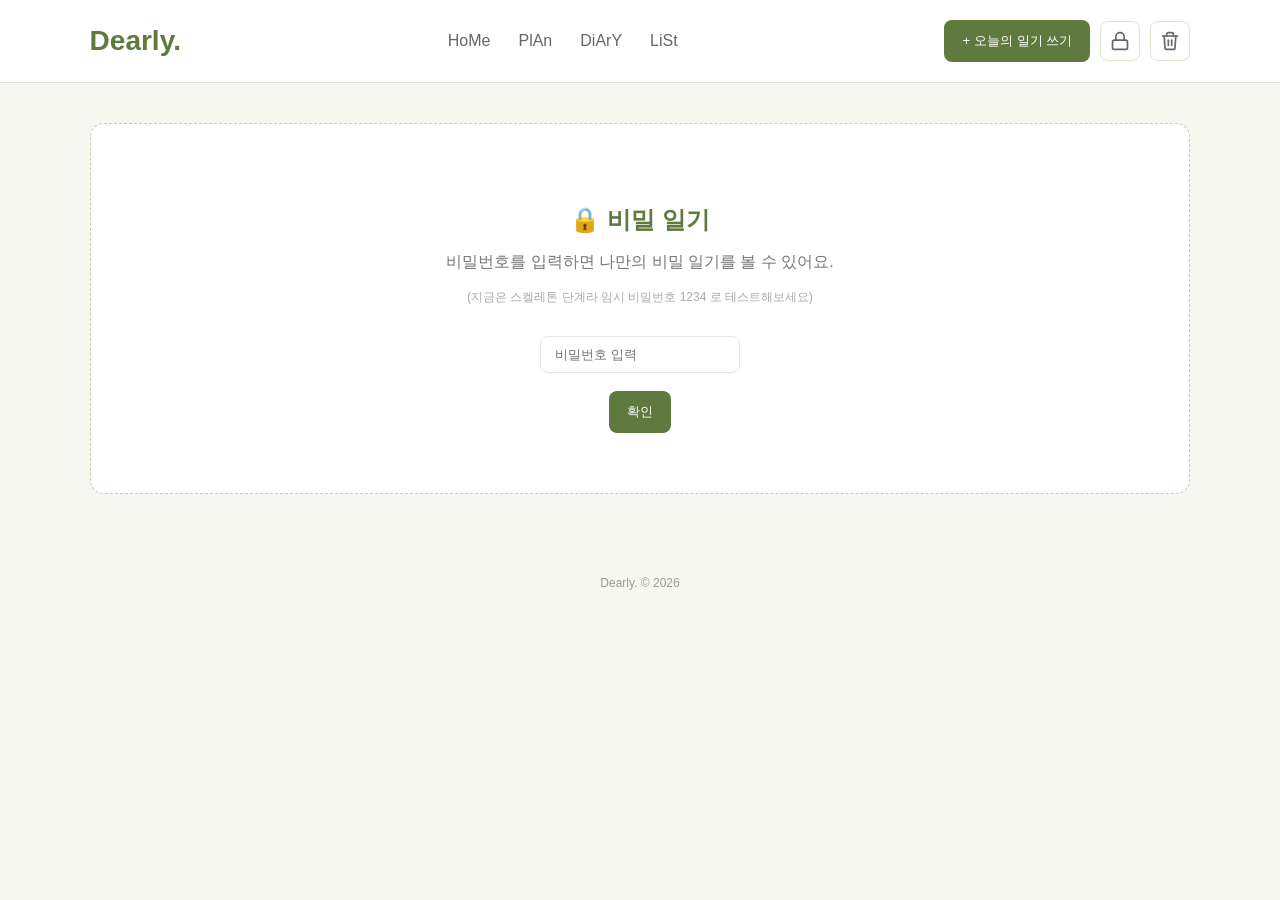
<file: secretdiary.html>
<!DOCTYPE html>
<html lang="ko">
<head>
    <meta charset="UTF-8">
    <meta name="viewport" content="width=device-width, initial-scale=1.0">
    <title>Dearly - 비밀 일기</title>
    <style>
/* 기본 설정 */
* {
    box-sizing: border-box;
}

body {
    margin: 0;
    font-family: Arial, "Malgun Gothic", sans-serif;
    background-color: #f6f8f0;
    color: #252522;
}

/* 상단 메뉴 */
.header {
    display: flex;
    align-items: center;
    justify-content: space-between;
    padding: 20px 7%;
    background-color: white;
    border-bottom: 1px solid #dce5d0;
}

.logo {
    color: #5f7a3e;
    margin: 0;
    font-size: 28px;
}

.menu {
    display: flex;
    gap: 28px;
}

.menu a {
    color: #666;
    text-decoration: none;
}

.menu a:hover,
.menu a.active {
    color: #5f7a3e;
}

/* 헤더 오른쪽 액션 영역 (글쓰기 / 비밀일기 / 감정쓰레기통) */
.header-actions {
    display: flex;
    align-items: center;
    gap: 10px;
}

/* 버튼 */
.write-button {
    background-color: #5f7a3e;
    color: white;
    border: none;
    border-radius: 8px;
    padding: 12px 18px;
    cursor: pointer;
    white-space: nowrap;
}

.write-button:hover {
    background-color: #46602b;
}

/* 아이콘 버튼 (자물쇠 / 쓰레기통) */
.icon-button {
    display: flex;
    align-items: center;
    justify-content: center;
    width: 40px;
    height: 40px;
    flex-shrink: 0;
    border: 1px solid #dce5d0;
    border-radius: 8px;
    background-color: white;
    color: #666;
    cursor: pointer;
    transition: background-color 0.2s, color 0.2s, border-color 0.2s;
}

.icon-button:hover {
    background-color: #eef3e1;
    border-color: #c3d1a4;
    color: #5f7a3e;
}

/* 본문 */
.container {
    width: 86%;
    max-width: 1100px;
    margin: 40px auto;
}

/* ===================== 캘린더 영역 ===================== */
.calendar-section {
    background-color: white;
    border: 1px solid #dce5d0;
    border-radius: 14px;
    padding: 24px;
    margin-bottom: 30px;
}

.calendar-toolbar {
    display: flex;
    align-items: center;
    justify-content: space-between;
    flex-wrap: wrap;
    gap: 12px;
    margin-bottom: 18px;
}

.calendar-nav {
    display: flex;
    align-items: center;
    gap: 14px;
}

.cal-arrow {
    background: none;
    border: none;
    font-size: 16px;
    color: #5f7a3e;
    cursor: pointer;
    padding: 4px 10px;
    border-radius: 6px;
}

.cal-arrow:hover {
    background-color: #eef3e1;
}

.calendar-label {
    margin: 0;
    font-size: 17px;
    min-width: 210px;
    text-align: center;
}

.toggle-view-button {
    background-color: #eef3e1;
    color: #5f7a3e;
    border: none;
    border-radius: 8px;
    padding: 8px 14px;
    font-size: 13px;
    cursor: pointer;
}

.toggle-view-button:hover {
    background-color: #dde6c8;
}

/* 요일 헤더 (주간/월간 공용) */
.calendar-weekdays {
    display: grid;
    grid-template-columns: repeat(7, 1fr);
    text-align: center;
    color: #999;
    font-size: 12px;
    font-weight: bold;
    border: 1px solid #ddd9cc;
    border-bottom: none;
    background-color: #f3f1ea;
}

.calendar-weekdays span {
    padding: 10px 0;
    border-right: 1px solid #ddd9cc;
}

.calendar-weekdays span:last-child {
    border-right: none;
}

.calendar-weekdays span:first-child {
    color: #e65050;
}

.calendar-weekdays span:last-child {
    color: #5f7a3e;
}

/* 주간 뷰: 표(table) 모양 - 셀 사이 테두리로 구분 */
.week-view {
    display: grid;
    grid-template-columns: repeat(7, 1fr);
    border: 1px solid #ddd9cc;
    border-top: none;
}

.day-cell {
    position: relative;
    display: flex;
    flex-direction: column;
    align-items: center;
    gap: 6px;
    padding: 16px 0 22px;
    background-color: white;
    border-right: 1px solid #ddd9cc;
    min-height: 76px;
}

.day-cell:last-child {
    border-right: none;
}

.day-cell.today {
    background-color: #5f7a3e;
    color: white;
}

.day-weekday {
    font-size: 12px;
    color: #999;
}

.day-cell.sunday .day-number {
    color: #e65050;
}

.day-cell.saturday .day-number {
    color: #5f7a3e;
}

.day-number {
    font-size: 18px;
    font-weight: bold;
}

.day-cell.today .day-number {
    color: white;
}

.day-dot {
    position: absolute;
    bottom: 6px;
    width: 5px;
    height: 5px;
    border-radius: 50%;
    background-color: #5f7a3e;
}

.day-cell.today .day-dot {
    background-color: white;
}

/* 월간 뷰: 표(table) 모양 - 셀 사이 테두리로 구분 */
.month-grid {
    display: grid;
    grid-template-columns: repeat(7, 1fr);
    grid-auto-rows: 56px;
    border: 1px solid #ddd9cc;
    border-top: none;
}

.month-cell {
    position: relative;
    display: flex;
    flex-direction: column;
    align-items: center;
    justify-content: center;
    background-color: white;
    border-right: 1px solid #ddd9cc;
    border-bottom: 1px solid #ddd9cc;
    font-size: 13px;
}

.month-cell:nth-child(7n) {
    border-right: none;
}

.month-cell.other-month {
    color: #ccc;
    background-color: #f6f8f0;
}

.month-cell.today {
    background-color: #5f7a3e;
    color: white;
}

.month-cell .day-dot {
    position: absolute;
    bottom: 6px;
    width: 4px;
    height: 4px;
    border-radius: 50%;
    background-color: #5f7a3e;
}

.month-cell.today .day-dot {
    background-color: white;
}

/* 소개 영역 */
.hero {
    background-color: #eef3e1;
    border-radius: 14px;
    padding: 45px 35px;
    margin-bottom: 40px;
}

.subtitle {
    color: #5f7a3e;
    font-size: 12px;
    letter-spacing: 2px;
}

.hero h2 {
    font-size: 32px;
    margin-bottom: 12px;
}

.hero p {
    line-height: 1.7;
}

/* 게시글 제목 영역 */
.section-header {
    display: flex;
    align-items: center;
    justify-content: space-between;
    margin-bottom: 20px;
}

.section-header h2 {
    margin-bottom: 8px;
}

.section-header p {
    color: #777;
    font-size: 14px;
    margin-top: 0;
}

/* 게시글 카드 */
.post-list {
    display: grid;
    grid-template-columns: repeat(3, minmax(0, 1fr));
    gap: 20px;
}

.post-card {
    background-color: white;
    border: 1px solid #dbe5d2;
    border-radius: 10px;
    padding: 24px;
    transition: transform 0.2s;
}

.post-card:hover {
    transform: translateY(-4px);
}

.category {
    color: #5f7a3e;
    font-size: 12px;
}

.post-card h3 {
    font-size: 19px;
    margin: 18px 0 12px;
}

.post-content {
    color: #666;
    font-size: 14px;
    line-height: 1.7;
}

.post-date {
    color: #999;
    font-size: 12px;
    margin-top: 24px;
}

/* 글쓰기 폼 (write.html) */
.write-section {
    background-color: white;
    border: 1px solid #dce5d0;
    border-radius: 14px;
    padding: 32px;
    margin-bottom: 30px;
}

.write-form {
    display: flex;
    flex-direction: column;
    gap: 14px;
    margin-top: 10px;
}

.write-form select,
.write-form input[type="text"],
.write-form textarea {
    width: 100%;
    padding: 12px 14px;
    border: 1px solid #dce5d0;
    border-radius: 8px;
    font-family: inherit;
    font-size: 14px;
    color: #252522;
    background-color: #f6f8f0;
}

.write-form select:focus,
.write-form input[type="text"]:focus,
.write-form textarea:focus {
    outline: none;
    border-color: #5f7a3e;
    background-color: white;
}

.write-form textarea {
    resize: vertical;
    line-height: 1.7;
}

.write-form-buttons {
    display: flex;
    justify-content: flex-end;
    gap: 10px;
    margin-top: 6px;
}

.cancel-button {
    background-color: white;
    color: #777;
    border: 1px solid #dce5d0;
    border-radius: 8px;
    padding: 12px 18px;
    cursor: pointer;
}

.cancel-button:hover {
    background-color: #f6f8f0;
}

.write-button.active {
    opacity: 0.6;
    cursor: default;
}

/* 준비중 안내 (plan.html 등 스켈레톤 페이지용) */
.placeholder-box {
    background-color: white;
    border: 1px dashed #c3d1a4;
    border-radius: 14px;
    padding: 60px 30px;
    text-align: center;
    color: #777;
}

.placeholder-box h2 {
    color: #5f7a3e;
    margin-bottom: 10px;
}

/* 하단 */
footer {
    text-align: center;
    padding: 30px;
    color: #999;
    font-size: 12px;
}

/* 모바일 화면 */
@media (max-width: 700px) {
    .header {
        flex-wrap: wrap;
        gap: 16px;
    }

    .menu {
        gap: 14px;
    }

    .header-actions {
        gap: 6px;
    }

    .container {
        width: 90%;
    }

    .hero h2 {
        font-size: 25px;
    }

    .post-list {
        grid-template-columns: 1fr;
    }

    .calendar-toolbar {
        justify-content: center;
    }

    .calendar-label {
        min-width: auto;
        font-size: 14px;
    }

    .day-number {
        font-size: 14px;
    }

    .month-cell {
        height: 40px;
        font-size: 11px;
    }
}


/* =====================================================
   다이어리 페이지 전용 (양피지 / 싸이월드 감성)
   body.diary-page 안에서만 적용되므로
   index.html, 3.html, write.html에는 영향 없음
   ===================================================== */

/* 페이지 전체 배경: 말차색 종이 질감 (이미지 없이 그라디언트로 표현) */
body.diary-page {
    font-family: "Gowun Batang", "Nanum Myeongjo", "Malgun Gothic", serif;
    background-color: #dfe4c4;
    background-image:
        radial-gradient(circle at 15% 20%, rgba(255, 255, 255, 0.25), transparent 40%),
        radial-gradient(circle at 85% 75%, rgba(90, 110, 50, 0.18), transparent 45%),
        repeating-linear-gradient(
            0deg,
            rgba(90, 110, 50, 0.04),
            rgba(90, 110, 50, 0.04) 2px,
            transparent 2px,
            transparent 4px
        );
    color: #3c4a28;
}

/* 헤더는 기존 톤을 유지하되 살짝 말차빛으로 */
body.diary-page .header {
    background-color: #f2f5e2;
    border-bottom: 1px solid #c3cf9c;
}

body.diary-page .menu a {
    color: #7c8a5c;
}

body.diary-page .menu a:hover,
body.diary-page .menu a.active {
    color: #5f7a3e;
}

body.diary-page .write-button {
    background-color: #5f7a3e;
}

body.diary-page .write-button:hover {
    background-color: #46602b;
}

/* 표지 영역: 양피지 가죽 노트 표지처럼 (베이지 종이색 유지) */
body.diary-page .diary-cover {
    background: linear-gradient(135deg, #f7ecd1, #ead9ab);
    border: 1px solid #c9b07f;
    border-radius: 10px;
    box-shadow:
        inset 0 0 0 6px #fbf6e8,
        inset 0 0 40px rgba(139, 90, 43, 0.15),
        0 6px 18px rgba(58, 74, 38, 0.25);
    position: relative;
}

/* 표지 모서리 닳은 느낌 */
body.diary-page .diary-cover::before {
    content: "";
    position: absolute;
    inset: 0;
    border-radius: 10px;
    background:
        radial-gradient(circle at 0% 0%, rgba(139, 90, 43, 0.25), transparent 25%),
        radial-gradient(circle at 100% 100%, rgba(139, 90, 43, 0.2), transparent 25%);
    pointer-events: none;
}

body.diary-page .diary-cover .subtitle {
    color: #a1712f;
    letter-spacing: 3px;
}

body.diary-page .diary-cover h2 {
    color: #5a4322;
    font-size: 30px;
}

body.diary-page .diary-cover p {
    color: #6f5b3a;
}

body.diary-page .section-header h2 {
    color: #3c4a28;
}

body.diary-page .section-header p,
body.diary-page #post-count {
    color: #7c8a5c;
}

/* 게시글 카드: 양피지 낱장 종이 느낌 + 살짝 비뚤어진 스크랩북 배치 (베이지 종이색 유지) */
body.diary-page .post-card {
    background-color: #fdf8ec;
    background-image: repeating-linear-gradient(
        0deg,
        transparent,
        transparent 27px,
        rgba(139, 111, 71, 0.08) 28px
    );
    border: 1px solid #d8c196;
    border-radius: 2px;
    box-shadow:
        0 2px 4px rgba(74, 58, 36, 0.15),
        0 10px 16px rgba(74, 58, 36, 0.12);
    position: relative;
}

/* 종이 귀퉁이가 살짝 접힌 느낌 (뒤로 보이는 배경은 말차색 페이지) */
body.diary-page .post-card::after {
    content: "";
    position: absolute;
    right: 0;
    bottom: 0;
    width: 22px;
    height: 22px;
    background: linear-gradient(135deg, transparent 50%, #dfe4c4 50%);
    box-shadow: -2px -2px 4px rgba(74, 58, 36, 0.15);
}

/* 카드마다 번갈아 살짝 기울여 스크랩북처럼 */
body.diary-page .post-card:nth-child(odd) {
    transform: rotate(-1deg);
}

body.diary-page .post-card:nth-child(even) {
    transform: rotate(1deg);
}

body.diary-page .post-card:hover {
    transform: translateY(-4px) rotate(0deg);
}

body.diary-page .category {
    color: #a1712f;
    font-weight: bold;
}

body.diary-page .post-card h3 {
    color: #4a3a24;
}

body.diary-page .post-content {
    color: #5a4a30;
}

body.diary-page .post-date {
    color: #a1916f;
}

body.diary-page footer {
    color: #8a9770;
}

</style>
    <script>
const posts = [
    {
        id: 1,
        category: "일상",
        title: "오늘의 노을이 정말 예뻤다",
        content: "하루가 끝나가는 시간이 이렇게 아름다울 줄이야. 오랜만에 마음이 편안해졌다.",
        date: "2026.10.25"
    },
    {
        id: 2,
        category: "생각",
        title: "새로운 시작을 준비하며",
        content: "지금까지 해온 것들을 돌아보며 앞으로 더 좋은 방향으로 나아가고 싶다.",
        date: "2026.10.24"
    },
    {
        id: 3,
        category: "여행",
        title: "주말에 다녀온 작은 여행",
        content: "맑은 공기와 푸른 나무 덕분에 일상의 스트레스를 잠시 잊을 수 있었다.",
        date: "2026.10.22"
    }
];

// HTML 요소 선택
const postList = document.querySelector("#post-list");
const postCount = document.querySelector("#post-count");

// 게시글 영역이 있는 페이지(index.html, list.html 등)에서만 실행
if (postList) {
    if (postCount) {
        // 게시글 개수 표시
        postCount.textContent = `총 ${posts.length}개의 글`;
    }

    // 게시글 카드 생성
    posts.forEach(function(post) {
        // 카드 요소 생성
        const card = document.createElement("article");
        card.className = "post-card";

        // 카테고리
        const category = document.createElement("span");
        category.className = "category";
        category.textContent = post.category;

        // 제목
        const title = document.createElement("h3");
        title.textContent = post.title;

        // 본문
        const content = document.createElement("p");
        content.className = "post-content";
        content.textContent = post.content;

        // 작성일
        const date = document.createElement("p");
        date.className = "post-date";
        date.textContent = post.date;

        // 카드에 요소 추가
        card.append(category, title, content, date);

        // 게시글 목록에 카드 추가
        postList.appendChild(card);
    });
}


// 글쓰기 페이지
const writeForm = document.querySelector("#write-form");

if (writeForm) {
    writeForm.addEventListener("submit", function(event) {
        event.preventDefault();

        const newPost = {
            id: Date.now(),
            category: document.querySelector("#category").value,
            title: document.querySelector("#title").value,
            content: document.querySelector("#content").value,
            date: new Date().toLocaleDateString("ko-KR")
        };

        posts.push(newPost);

        localStorage.setItem("posts", JSON.stringify(posts));

        alert("글이 등록되었습니다!");

        location.href = "index.html";
    });
}


// ===================== 캘린더 (주간 / 월간) =====================
const weekView = document.querySelector("#weekView");
const monthView = document.querySelector("#monthView");
const monthGrid = document.querySelector("#monthGrid");
const calendarLabel = document.querySelector("#calendarLabel");
const prevBtn = document.querySelector("#prevBtn");
const nextBtn = document.querySelector("#nextBtn");
const toggleViewBtn = document.querySelector("#toggleViewBtn");

// 캘린더 요소가 있는 페이지(메인 페이지)에서만 실행
if (weekView && monthView && monthGrid && calendarLabel && prevBtn && nextBtn && toggleViewBtn) {

    const weekdayNames = ["일", "월", "화", "수", "목", "금", "토"];

    let viewMode = "week";          // "week" | "month"
    let currentDate = new Date();   // 현재 보고 있는 기준 날짜

    // 날짜 비교 (연/월/일만)
    function isSameDate(a, b) {
        return a.getFullYear() === b.getFullYear() &&
               a.getMonth() === b.getMonth() &&
               a.getDate() === b.getDate();
    }

    // posts 배열의 date("2026.10.25")와 비교해서 해당 날짜에 글이 있는지 확인
    function hasPostOn(date) {
        return posts.some(function(post) {
            const parts = post.date.split(".").map(Number);
            if (parts.length < 3) return false;
            const postDate = new Date(parts[0], parts[1] - 1, parts[2]);
            return isSameDate(postDate, date);
        });
    }

    // 해당 날짜가 속한 주의 일요일 반환
    function getWeekStart(date) {
        const d = new Date(date);
        d.setHours(0, 0, 0, 0);
        d.setDate(d.getDate() - d.getDay());
        return d;
    }

    // 주간 캘린더 렌더링
    function renderWeekView() {
        const weekStart = getWeekStart(currentDate);
        const today = new Date();

        weekView.innerHTML = "";

        for (let i = 0; i < 7; i++) {
            const day = new Date(weekStart);
            day.setDate(weekStart.getDate() + i);

            const dayEl = document.createElement("div");
            dayEl.className = "day-cell";
            if (isSameDate(day, today)) dayEl.classList.add("today");
            if (day.getDay() === 0) dayEl.classList.add("sunday");
            if (day.getDay() === 6) dayEl.classList.add("saturday");

            const numEl = document.createElement("span");
            numEl.className = "day-number";
            numEl.textContent = day.getDate();

            dayEl.append(numEl);

            if (hasPostOn(day)) {
                const dot = document.createElement("span");
                dot.className = "day-dot";
                dayEl.appendChild(dot);
            }

            weekView.appendChild(dayEl);
        }

        const weekEnd = new Date(weekStart);
        weekEnd.setDate(weekStart.getDate() + 6);

        calendarLabel.textContent =
            `${weekStart.getFullYear()}년 ${weekStart.getMonth() + 1}월 ${weekStart.getDate()}일 - ${weekEnd.getMonth() + 1}월 ${weekEnd.getDate()}일`;
    }

    // 월간 캘린더 렌더링 (6주 = 42칸 고정)
    function renderMonthView() {
        const year = currentDate.getFullYear();
        const month = currentDate.getMonth();
        const today = new Date();

        const firstDay = new Date(year, month, 1);
        const startDate = getWeekStart(firstDay);

        monthGrid.innerHTML = "";

        for (let i = 0; i < 42; i++) {
            const day = new Date(startDate);
            day.setDate(startDate.getDate() + i);

            const dayEl = document.createElement("div");
            dayEl.className = "month-cell";
            if (day.getMonth() !== month) dayEl.classList.add("other-month");
            if (isSameDate(day, today)) dayEl.classList.add("today");

            const numEl = document.createElement("span");
            numEl.className = "day-number";
            numEl.textContent = day.getDate();
            dayEl.appendChild(numEl);

            if (hasPostOn(day)) {
                const dot = document.createElement("span");
                dot.className = "day-dot";
                dayEl.appendChild(dot);
            }

            monthGrid.appendChild(dayEl);
        }

        calendarLabel.textContent = `${year}년 ${month + 1}월`;
    }

    // 현재 viewMode에 맞게 화면 갱신
    function render() {
        if (viewMode === "week") {
            weekView.style.display = "grid";
            monthView.style.display = "none";
            renderWeekView();
        } else {
            weekView.style.display = "none";
            monthView.style.display = "block";
            renderMonthView();
        }
    }

    // 이전 버튼: 주간이면 -7일, 월간이면 -1달
    prevBtn.addEventListener("click", function() {
        if (viewMode === "week") {
            currentDate.setDate(currentDate.getDate() - 7);
        } else {
            currentDate.setMonth(currentDate.getMonth() - 1);
        }
        render();
    });

    // 다음 버튼: 주간이면 +7일, 월간이면 +1달
    nextBtn.addEventListener("click", function() {
        if (viewMode === "week") {
            currentDate.setDate(currentDate.getDate() + 7);
        } else {
            currentDate.setMonth(currentDate.getMonth() + 1);
        }
        render();
    });

    // 주간 <-> 월간 전환 버튼
    toggleViewBtn.addEventListener("click", function() {
        viewMode = (viewMode === "week") ? "month" : "week";
        toggleViewBtn.textContent = (viewMode === "week") ? "월간 보기" : "주간 보기";
        render();
    });

    render();
}

</script>
</head>
<body>
    <header class="header">
        <h1 class="logo">Dearly.</h1>

        <nav class="menu">
            <a href="index.html">HoMe</a>
            <a href="plan.html">PlAn</a>
            <a href="diary.html">DiArY</a>
            <a href="list.html">LiSt</a>
        </nav>

        <div class="header-actions">
            <button class="write-button" onclick="location.href='write.html'">
                + 오늘의 일기 쓰기
            </button>
            <button class="icon-button active" title="비밀 일기">
                <svg xmlns="http://www.w3.org/2000/svg" width="20" height="20" viewBox="0 0 24 24"
                     fill="none" stroke="currentColor" stroke-width="2"
                     stroke-linecap="round" stroke-linejoin="round">
                    <rect x="3" y="11" width="18" height="11" rx="2" ry="2"></rect>
                    <path d="M7 11V7a5 5 0 0 1 10 0v4"></path>
                </svg>
            </button>
            <button class="icon-button" title="감정 쓰레기통" onclick="location.href='trash.html'">
                <svg xmlns="http://www.w3.org/2000/svg" width="20" height="20" viewBox="0 0 24 24"
                     fill="none" stroke="currentColor" stroke-width="2"
                     stroke-linecap="round" stroke-linejoin="round">
                    <polyline points="3 6 5 6 21 6"></polyline>
                    <path d="M19 6l-1 14a2 2 0 0 1-2 2H8a2 2 0 0 1-2-2L5 6m3 0V4a2 2 0 0 1 2-2h4a2 2 0 0 1 2 2v2"></path>
                    <line x1="10" y1="11" x2="10" y2="17"></line>
                    <line x1="14" y1="11" x2="14" y2="17"></line>
                </svg>
            </button>
        </div>
    </header>

    <main class="container">
        <!-- 잠금 화면: 비밀번호를 맞추기 전까지 보이는 영역 -->
        <div id="lockScreen" class="placeholder-box">
            <h2>🔒 비밀 일기</h2>
            <p>비밀번호를 입력하면 나만의 비밀 일기를 볼 수 있어요.</p>
            <p style="font-size:12px; color:#aaa;">(지금은 스켈레톤 단계라 임시 비밀번호 1234 로 테스트해보세요)</p>
            <br>
            <input type="password" id="pwInput" placeholder="비밀번호 입력"
                   style="padding:10px 14px; border:1px solid #e9e7e0; border-radius:8px; width:200px;">
            <br><br>
            <button class="write-button" id="unlockBtn">확인</button>
            <p id="pwError" style="color:#e65050; font-size:13px; display:none;">비밀번호가 틀렸어요.</p>
        </div>

        <!-- 잠금 해제 후 보이는 비밀 일기 작성 영역 -->
        <section id="secretArea" style="display:none;">
            <div class="section-header">
                <div>
                    <h2>나만 보는 비밀 일기</h2>
                    <p>여기에 적은 내용은 나만 볼 수 있어요</p>
                </div>
            </div>

            <textarea id="secretNoteInput" rows="8" placeholder="오늘 하루, 아무도 모르게 적어보세요."
                      style="width:100%; padding:16px; border:1px solid #e9e7e0; border-radius:10px; font-family:inherit; font-size:14px;"></textarea>
            <br><br>
            <button class="write-button" id="saveSecretBtn">저장하기</button>

            <div id="secretNoteList" style="margin-top:24px;"></div>
        </section>
    </main>

    <footer>
        <p>Dearly. &copy; 2026</p>
    </footer>

    <script>
        // ===== 비밀 일기 스켈레톤 로직 =====
        // TODO: 실제 서비스에서는 비밀번호를 서버에서 검증하도록 교체해야 합니다.
        const DEMO_PASSWORD = "1234";

        const lockScreen = document.querySelector("#lockScreen");
        const secretArea = document.querySelector("#secretArea");
        const pwInput = document.querySelector("#pwInput");
        const pwError = document.querySelector("#pwError");
        const unlockBtn = document.querySelector("#unlockBtn");
        const saveSecretBtn = document.querySelector("#saveSecretBtn");
        const secretNoteInput = document.querySelector("#secretNoteInput");
        const secretNoteList = document.querySelector("#secretNoteList");

        function unlock() {
            if (pwInput.value === DEMO_PASSWORD) {
                lockScreen.style.display = "none";
                secretArea.style.display = "block";
                renderSecretNotes();
            } else {
                pwError.style.display = "block";
            }
        }

        unlockBtn.addEventListener("click", unlock);
        pwInput.addEventListener("keydown", function(e) {
            if (e.key === "Enter") unlock();
        });

        function getSecretNotes() {
            return JSON.parse(localStorage.getItem("secretNotes") || "[]");
        }

        function renderSecretNotes() {
            const notes = getSecretNotes();
            secretNoteList.innerHTML = "";
            notes.slice().reverse().forEach(function(note) {
                const card = document.createElement("div");
                card.className = "post-card";
                card.style.marginBottom = "12px";
                const date = document.createElement("p");
                date.className = "post-date";
                date.textContent = note.date;
                const content = document.createElement("p");
                content.className = "post-content";
                content.textContent = note.content;
                card.append(date, content);
                secretNoteList.appendChild(card);
            });
        }

        saveSecretBtn.addEventListener("click", function() {
            if (!secretNoteInput.value.trim()) return;
            const notes = getSecretNotes();
            notes.push({
                content: secretNoteInput.value.trim(),
                date: new Date().toLocaleString("ko-KR")
            });
            localStorage.setItem("secretNotes", JSON.stringify(notes));
            secretNoteInput.value = "";
            renderSecretNotes();
        });
    </script>
</body>
</html>
</file>
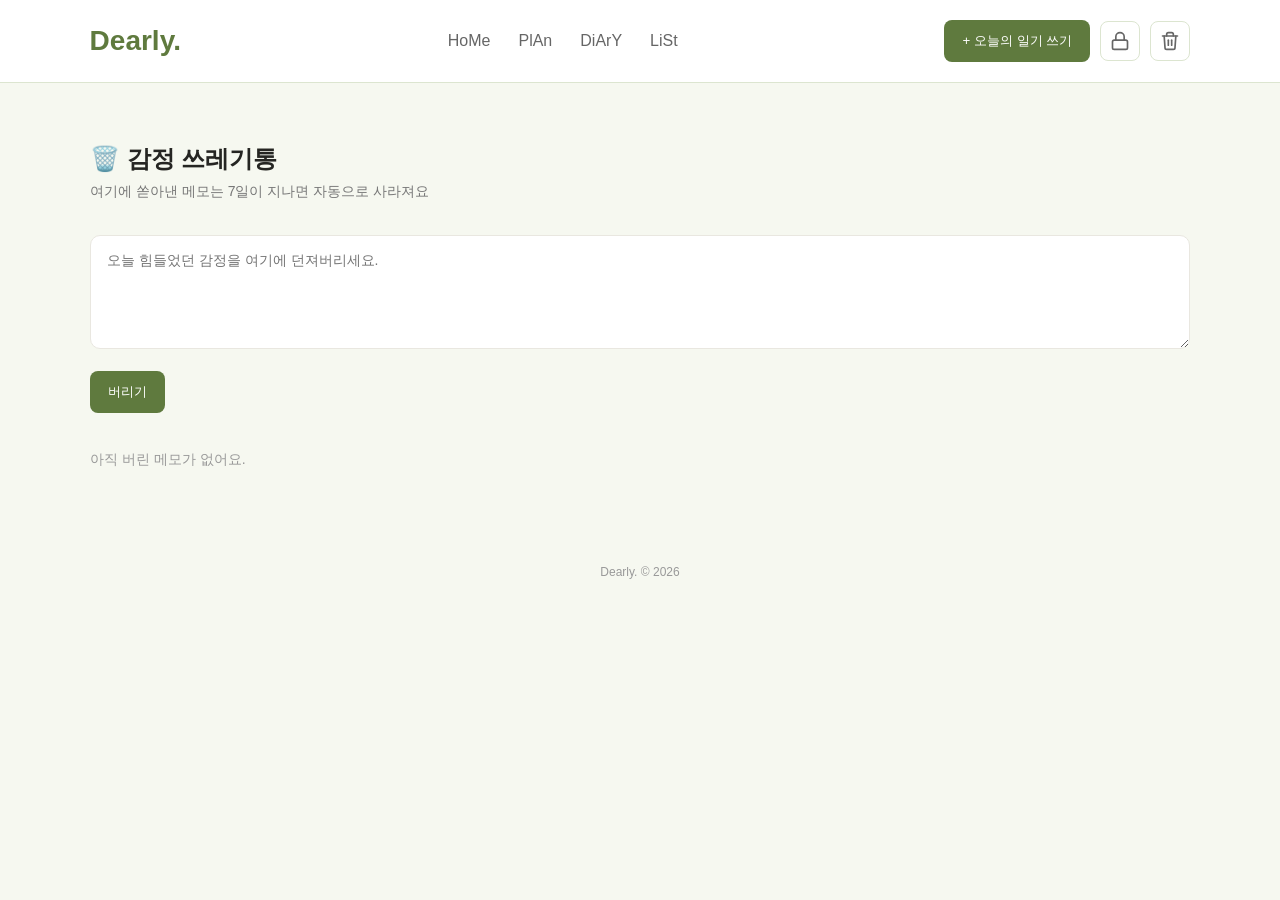
<file: trash.html>
<!DOCTYPE html>
<html lang="ko">
<head>
    <meta charset="UTF-8">
    <meta name="viewport" content="width=device-width, initial-scale=1.0">
    <title>Dearly - 감정 쓰레기통</title>
    <style>
/* 기본 설정 */
* {
    box-sizing: border-box;
}

body {
    margin: 0;
    font-family: Arial, "Malgun Gothic", sans-serif;
    background-color: #f6f8f0;
    color: #252522;
}

/* 상단 메뉴 */
.header {
    display: flex;
    align-items: center;
    justify-content: space-between;
    padding: 20px 7%;
    background-color: white;
    border-bottom: 1px solid #dce5d0;
}

.logo {
    color: #5f7a3e;
    margin: 0;
    font-size: 28px;
}

.menu {
    display: flex;
    gap: 28px;
}

.menu a {
    color: #666;
    text-decoration: none;
}

.menu a:hover,
.menu a.active {
    color: #5f7a3e;
}

/* 헤더 오른쪽 액션 영역 (글쓰기 / 비밀일기 / 감정쓰레기통) */
.header-actions {
    display: flex;
    align-items: center;
    gap: 10px;
}

/* 버튼 */
.write-button {
    background-color: #5f7a3e;
    color: white;
    border: none;
    border-radius: 8px;
    padding: 12px 18px;
    cursor: pointer;
    white-space: nowrap;
}

.write-button:hover {
    background-color: #46602b;
}

/* 아이콘 버튼 (자물쇠 / 쓰레기통) */
.icon-button {
    display: flex;
    align-items: center;
    justify-content: center;
    width: 40px;
    height: 40px;
    flex-shrink: 0;
    border: 1px solid #dce5d0;
    border-radius: 8px;
    background-color: white;
    color: #666;
    cursor: pointer;
    transition: background-color 0.2s, color 0.2s, border-color 0.2s;
}

.icon-button:hover {
    background-color: #eef3e1;
    border-color: #c3d1a4;
    color: #5f7a3e;
}

/* 본문 */
.container {
    width: 86%;
    max-width: 1100px;
    margin: 40px auto;
}

/* ===================== 캘린더 영역 ===================== */
.calendar-section {
    background-color: white;
    border: 1px solid #dce5d0;
    border-radius: 14px;
    padding: 24px;
    margin-bottom: 30px;
}

.calendar-toolbar {
    display: flex;
    align-items: center;
    justify-content: space-between;
    flex-wrap: wrap;
    gap: 12px;
    margin-bottom: 18px;
}

.calendar-nav {
    display: flex;
    align-items: center;
    gap: 14px;
}

.cal-arrow {
    background: none;
    border: none;
    font-size: 16px;
    color: #5f7a3e;
    cursor: pointer;
    padding: 4px 10px;
    border-radius: 6px;
}

.cal-arrow:hover {
    background-color: #eef3e1;
}

.calendar-label {
    margin: 0;
    font-size: 17px;
    min-width: 210px;
    text-align: center;
}

.toggle-view-button {
    background-color: #eef3e1;
    color: #5f7a3e;
    border: none;
    border-radius: 8px;
    padding: 8px 14px;
    font-size: 13px;
    cursor: pointer;
}

.toggle-view-button:hover {
    background-color: #dde6c8;
}

/* 요일 헤더 (주간/월간 공용) */
.calendar-weekdays {
    display: grid;
    grid-template-columns: repeat(7, 1fr);
    text-align: center;
    color: #999;
    font-size: 12px;
    font-weight: bold;
    border: 1px solid #ddd9cc;
    border-bottom: none;
    background-color: #f3f1ea;
}

.calendar-weekdays span {
    padding: 10px 0;
    border-right: 1px solid #ddd9cc;
}

.calendar-weekdays span:last-child {
    border-right: none;
}

.calendar-weekdays span:first-child {
    color: #e65050;
}

.calendar-weekdays span:last-child {
    color: #5f7a3e;
}

/* 주간 뷰: 표(table) 모양 - 셀 사이 테두리로 구분 */
.week-view {
    display: grid;
    grid-template-columns: repeat(7, 1fr);
    border: 1px solid #ddd9cc;
    border-top: none;
}

.day-cell {
    position: relative;
    display: flex;
    flex-direction: column;
    align-items: center;
    gap: 6px;
    padding: 16px 0 22px;
    background-color: white;
    border-right: 1px solid #ddd9cc;
    min-height: 76px;
}

.day-cell:last-child {
    border-right: none;
}

.day-cell.today {
    background-color: #5f7a3e;
    color: white;
}

.day-weekday {
    font-size: 12px;
    color: #999;
}

.day-cell.sunday .day-number {
    color: #e65050;
}

.day-cell.saturday .day-number {
    color: #5f7a3e;
}

.day-number {
    font-size: 18px;
    font-weight: bold;
}

.day-cell.today .day-number {
    color: white;
}

.day-dot {
    position: absolute;
    bottom: 6px;
    width: 5px;
    height: 5px;
    border-radius: 50%;
    background-color: #5f7a3e;
}

.day-cell.today .day-dot {
    background-color: white;
}

/* 월간 뷰: 표(table) 모양 - 셀 사이 테두리로 구분 */
.month-grid {
    display: grid;
    grid-template-columns: repeat(7, 1fr);
    grid-auto-rows: 56px;
    border: 1px solid #ddd9cc;
    border-top: none;
}

.month-cell {
    position: relative;
    display: flex;
    flex-direction: column;
    align-items: center;
    justify-content: center;
    background-color: white;
    border-right: 1px solid #ddd9cc;
    border-bottom: 1px solid #ddd9cc;
    font-size: 13px;
}

.month-cell:nth-child(7n) {
    border-right: none;
}

.month-cell.other-month {
    color: #ccc;
    background-color: #f6f8f0;
}

.month-cell.today {
    background-color: #5f7a3e;
    color: white;
}

.month-cell .day-dot {
    position: absolute;
    bottom: 6px;
    width: 4px;
    height: 4px;
    border-radius: 50%;
    background-color: #5f7a3e;
}

.month-cell.today .day-dot {
    background-color: white;
}

/* 소개 영역 */
.hero {
    background-color: #eef3e1;
    border-radius: 14px;
    padding: 45px 35px;
    margin-bottom: 40px;
}

.subtitle {
    color: #5f7a3e;
    font-size: 12px;
    letter-spacing: 2px;
}

.hero h2 {
    font-size: 32px;
    margin-bottom: 12px;
}

.hero p {
    line-height: 1.7;
}

/* 게시글 제목 영역 */
.section-header {
    display: flex;
    align-items: center;
    justify-content: space-between;
    margin-bottom: 20px;
}

.section-header h2 {
    margin-bottom: 8px;
}

.section-header p {
    color: #777;
    font-size: 14px;
    margin-top: 0;
}

/* 게시글 카드 */
.post-list {
    display: grid;
    grid-template-columns: repeat(3, minmax(0, 1fr));
    gap: 20px;
}

.post-card {
    background-color: white;
    border: 1px solid #dbe5d2;
    border-radius: 10px;
    padding: 24px;
    transition: transform 0.2s;
}

.post-card:hover {
    transform: translateY(-4px);
}

.category {
    color: #5f7a3e;
    font-size: 12px;
}

.post-card h3 {
    font-size: 19px;
    margin: 18px 0 12px;
}

.post-content {
    color: #666;
    font-size: 14px;
    line-height: 1.7;
}

.post-date {
    color: #999;
    font-size: 12px;
    margin-top: 24px;
}

/* 글쓰기 폼 (write.html) */
.write-section {
    background-color: white;
    border: 1px solid #dce5d0;
    border-radius: 14px;
    padding: 32px;
    margin-bottom: 30px;
}

.write-form {
    display: flex;
    flex-direction: column;
    gap: 14px;
    margin-top: 10px;
}

.write-form select,
.write-form input[type="text"],
.write-form textarea {
    width: 100%;
    padding: 12px 14px;
    border: 1px solid #dce5d0;
    border-radius: 8px;
    font-family: inherit;
    font-size: 14px;
    color: #252522;
    background-color: #f6f8f0;
}

.write-form select:focus,
.write-form input[type="text"]:focus,
.write-form textarea:focus {
    outline: none;
    border-color: #5f7a3e;
    background-color: white;
}

.write-form textarea {
    resize: vertical;
    line-height: 1.7;
}

.write-form-buttons {
    display: flex;
    justify-content: flex-end;
    gap: 10px;
    margin-top: 6px;
}

.cancel-button {
    background-color: white;
    color: #777;
    border: 1px solid #dce5d0;
    border-radius: 8px;
    padding: 12px 18px;
    cursor: pointer;
}

.cancel-button:hover {
    background-color: #f6f8f0;
}

.write-button.active {
    opacity: 0.6;
    cursor: default;
}

/* 준비중 안내 (plan.html 등 스켈레톤 페이지용) */
.placeholder-box {
    background-color: white;
    border: 1px dashed #c3d1a4;
    border-radius: 14px;
    padding: 60px 30px;
    text-align: center;
    color: #777;
}

.placeholder-box h2 {
    color: #5f7a3e;
    margin-bottom: 10px;
}

/* 하단 */
footer {
    text-align: center;
    padding: 30px;
    color: #999;
    font-size: 12px;
}

/* 모바일 화면 */
@media (max-width: 700px) {
    .header {
        flex-wrap: wrap;
        gap: 16px;
    }

    .menu {
        gap: 14px;
    }

    .header-actions {
        gap: 6px;
    }

    .container {
        width: 90%;
    }

    .hero h2 {
        font-size: 25px;
    }

    .post-list {
        grid-template-columns: 1fr;
    }

    .calendar-toolbar {
        justify-content: center;
    }

    .calendar-label {
        min-width: auto;
        font-size: 14px;
    }

    .day-number {
        font-size: 14px;
    }

    .month-cell {
        height: 40px;
        font-size: 11px;
    }
}


/* =====================================================
   다이어리 페이지 전용 (양피지 / 싸이월드 감성)
   body.diary-page 안에서만 적용되므로
   index.html, 3.html, write.html에는 영향 없음
   ===================================================== */

/* 페이지 전체 배경: 말차색 종이 질감 (이미지 없이 그라디언트로 표현) */
body.diary-page {
    font-family: "Gowun Batang", "Nanum Myeongjo", "Malgun Gothic", serif;
    background-color: #dfe4c4;
    background-image:
        radial-gradient(circle at 15% 20%, rgba(255, 255, 255, 0.25), transparent 40%),
        radial-gradient(circle at 85% 75%, rgba(90, 110, 50, 0.18), transparent 45%),
        repeating-linear-gradient(
            0deg,
            rgba(90, 110, 50, 0.04),
            rgba(90, 110, 50, 0.04) 2px,
            transparent 2px,
            transparent 4px
        );
    color: #3c4a28;
}

/* 헤더는 기존 톤을 유지하되 살짝 말차빛으로 */
body.diary-page .header {
    background-color: #f2f5e2;
    border-bottom: 1px solid #c3cf9c;
}

body.diary-page .menu a {
    color: #7c8a5c;
}

body.diary-page .menu a:hover,
body.diary-page .menu a.active {
    color: #5f7a3e;
}

body.diary-page .write-button {
    background-color: #5f7a3e;
}

body.diary-page .write-button:hover {
    background-color: #46602b;
}

/* 표지 영역: 양피지 가죽 노트 표지처럼 (베이지 종이색 유지) */
body.diary-page .diary-cover {
    background: linear-gradient(135deg, #f7ecd1, #ead9ab);
    border: 1px solid #c9b07f;
    border-radius: 10px;
    box-shadow:
        inset 0 0 0 6px #fbf6e8,
        inset 0 0 40px rgba(139, 90, 43, 0.15),
        0 6px 18px rgba(58, 74, 38, 0.25);
    position: relative;
}

/* 표지 모서리 닳은 느낌 */
body.diary-page .diary-cover::before {
    content: "";
    position: absolute;
    inset: 0;
    border-radius: 10px;
    background:
        radial-gradient(circle at 0% 0%, rgba(139, 90, 43, 0.25), transparent 25%),
        radial-gradient(circle at 100% 100%, rgba(139, 90, 43, 0.2), transparent 25%);
    pointer-events: none;
}

body.diary-page .diary-cover .subtitle {
    color: #a1712f;
    letter-spacing: 3px;
}

body.diary-page .diary-cover h2 {
    color: #5a4322;
    font-size: 30px;
}

body.diary-page .diary-cover p {
    color: #6f5b3a;
}

body.diary-page .section-header h2 {
    color: #3c4a28;
}

body.diary-page .section-header p,
body.diary-page #post-count {
    color: #7c8a5c;
}

/* 게시글 카드: 양피지 낱장 종이 느낌 + 살짝 비뚤어진 스크랩북 배치 (베이지 종이색 유지) */
body.diary-page .post-card {
    background-color: #fdf8ec;
    background-image: repeating-linear-gradient(
        0deg,
        transparent,
        transparent 27px,
        rgba(139, 111, 71, 0.08) 28px
    );
    border: 1px solid #d8c196;
    border-radius: 2px;
    box-shadow:
        0 2px 4px rgba(74, 58, 36, 0.15),
        0 10px 16px rgba(74, 58, 36, 0.12);
    position: relative;
}

/* 종이 귀퉁이가 살짝 접힌 느낌 (뒤로 보이는 배경은 말차색 페이지) */
body.diary-page .post-card::after {
    content: "";
    position: absolute;
    right: 0;
    bottom: 0;
    width: 22px;
    height: 22px;
    background: linear-gradient(135deg, transparent 50%, #dfe4c4 50%);
    box-shadow: -2px -2px 4px rgba(74, 58, 36, 0.15);
}

/* 카드마다 번갈아 살짝 기울여 스크랩북처럼 */
body.diary-page .post-card:nth-child(odd) {
    transform: rotate(-1deg);
}

body.diary-page .post-card:nth-child(even) {
    transform: rotate(1deg);
}

body.diary-page .post-card:hover {
    transform: translateY(-4px) rotate(0deg);
}

body.diary-page .category {
    color: #a1712f;
    font-weight: bold;
}

body.diary-page .post-card h3 {
    color: #4a3a24;
}

body.diary-page .post-content {
    color: #5a4a30;
}

body.diary-page .post-date {
    color: #a1916f;
}

body.diary-page footer {
    color: #8a9770;
}

</style>
    <script>
const posts = [
    {
        id: 1,
        category: "일상",
        title: "오늘의 노을이 정말 예뻤다",
        content: "하루가 끝나가는 시간이 이렇게 아름다울 줄이야. 오랜만에 마음이 편안해졌다.",
        date: "2026.10.25"
    },
    {
        id: 2,
        category: "생각",
        title: "새로운 시작을 준비하며",
        content: "지금까지 해온 것들을 돌아보며 앞으로 더 좋은 방향으로 나아가고 싶다.",
        date: "2026.10.24"
    },
    {
        id: 3,
        category: "여행",
        title: "주말에 다녀온 작은 여행",
        content: "맑은 공기와 푸른 나무 덕분에 일상의 스트레스를 잠시 잊을 수 있었다.",
        date: "2026.10.22"
    }
];

// HTML 요소 선택
const postList = document.querySelector("#post-list");
const postCount = document.querySelector("#post-count");

// 게시글 영역이 있는 페이지(index.html, list.html 등)에서만 실행
if (postList) {
    if (postCount) {
        // 게시글 개수 표시
        postCount.textContent = `총 ${posts.length}개의 글`;
    }

    // 게시글 카드 생성
    posts.forEach(function(post) {
        // 카드 요소 생성
        const card = document.createElement("article");
        card.className = "post-card";

        // 카테고리
        const category = document.createElement("span");
        category.className = "category";
        category.textContent = post.category;

        // 제목
        const title = document.createElement("h3");
        title.textContent = post.title;

        // 본문
        const content = document.createElement("p");
        content.className = "post-content";
        content.textContent = post.content;

        // 작성일
        const date = document.createElement("p");
        date.className = "post-date";
        date.textContent = post.date;

        // 카드에 요소 추가
        card.append(category, title, content, date);

        // 게시글 목록에 카드 추가
        postList.appendChild(card);
    });
}


// 글쓰기 페이지
const writeForm = document.querySelector("#write-form");

if (writeForm) {
    writeForm.addEventListener("submit", function(event) {
        event.preventDefault();

        const newPost = {
            id: Date.now(),
            category: document.querySelector("#category").value,
            title: document.querySelector("#title").value,
            content: document.querySelector("#content").value,
            date: new Date().toLocaleDateString("ko-KR")
        };

        posts.push(newPost);

        localStorage.setItem("posts", JSON.stringify(posts));

        alert("글이 등록되었습니다!");

        location.href = "index.html";
    });
}


// ===================== 캘린더 (주간 / 월간) =====================
const weekView = document.querySelector("#weekView");
const monthView = document.querySelector("#monthView");
const monthGrid = document.querySelector("#monthGrid");
const calendarLabel = document.querySelector("#calendarLabel");
const prevBtn = document.querySelector("#prevBtn");
const nextBtn = document.querySelector("#nextBtn");
const toggleViewBtn = document.querySelector("#toggleViewBtn");

// 캘린더 요소가 있는 페이지(메인 페이지)에서만 실행
if (weekView && monthView && monthGrid && calendarLabel && prevBtn && nextBtn && toggleViewBtn) {

    const weekdayNames = ["일", "월", "화", "수", "목", "금", "토"];

    let viewMode = "week";          // "week" | "month"
    let currentDate = new Date();   // 현재 보고 있는 기준 날짜

    // 날짜 비교 (연/월/일만)
    function isSameDate(a, b) {
        return a.getFullYear() === b.getFullYear() &&
               a.getMonth() === b.getMonth() &&
               a.getDate() === b.getDate();
    }

    // posts 배열의 date("2026.10.25")와 비교해서 해당 날짜에 글이 있는지 확인
    function hasPostOn(date) {
        return posts.some(function(post) {
            const parts = post.date.split(".").map(Number);
            if (parts.length < 3) return false;
            const postDate = new Date(parts[0], parts[1] - 1, parts[2]);
            return isSameDate(postDate, date);
        });
    }

    // 해당 날짜가 속한 주의 일요일 반환
    function getWeekStart(date) {
        const d = new Date(date);
        d.setHours(0, 0, 0, 0);
        d.setDate(d.getDate() - d.getDay());
        return d;
    }

    // 주간 캘린더 렌더링
    function renderWeekView() {
        const weekStart = getWeekStart(currentDate);
        const today = new Date();

        weekView.innerHTML = "";

        for (let i = 0; i < 7; i++) {
            const day = new Date(weekStart);
            day.setDate(weekStart.getDate() + i);

            const dayEl = document.createElement("div");
            dayEl.className = "day-cell";
            if (isSameDate(day, today)) dayEl.classList.add("today");
            if (day.getDay() === 0) dayEl.classList.add("sunday");
            if (day.getDay() === 6) dayEl.classList.add("saturday");

            const numEl = document.createElement("span");
            numEl.className = "day-number";
            numEl.textContent = day.getDate();

            dayEl.append(numEl);

            if (hasPostOn(day)) {
                const dot = document.createElement("span");
                dot.className = "day-dot";
                dayEl.appendChild(dot);
            }

            weekView.appendChild(dayEl);
        }

        const weekEnd = new Date(weekStart);
        weekEnd.setDate(weekStart.getDate() + 6);

        calendarLabel.textContent =
            `${weekStart.getFullYear()}년 ${weekStart.getMonth() + 1}월 ${weekStart.getDate()}일 - ${weekEnd.getMonth() + 1}월 ${weekEnd.getDate()}일`;
    }

    // 월간 캘린더 렌더링 (6주 = 42칸 고정)
    function renderMonthView() {
        const year = currentDate.getFullYear();
        const month = currentDate.getMonth();
        const today = new Date();

        const firstDay = new Date(year, month, 1);
        const startDate = getWeekStart(firstDay);

        monthGrid.innerHTML = "";

        for (let i = 0; i < 42; i++) {
            const day = new Date(startDate);
            day.setDate(startDate.getDate() + i);

            const dayEl = document.createElement("div");
            dayEl.className = "month-cell";
            if (day.getMonth() !== month) dayEl.classList.add("other-month");
            if (isSameDate(day, today)) dayEl.classList.add("today");

            const numEl = document.createElement("span");
            numEl.className = "day-number";
            numEl.textContent = day.getDate();
            dayEl.appendChild(numEl);

            if (hasPostOn(day)) {
                const dot = document.createElement("span");
                dot.className = "day-dot";
                dayEl.appendChild(dot);
            }

            monthGrid.appendChild(dayEl);
        }

        calendarLabel.textContent = `${year}년 ${month + 1}월`;
    }

    // 현재 viewMode에 맞게 화면 갱신
    function render() {
        if (viewMode === "week") {
            weekView.style.display = "grid";
            monthView.style.display = "none";
            renderWeekView();
        } else {
            weekView.style.display = "none";
            monthView.style.display = "block";
            renderMonthView();
        }
    }

    // 이전 버튼: 주간이면 -7일, 월간이면 -1달
    prevBtn.addEventListener("click", function() {
        if (viewMode === "week") {
            currentDate.setDate(currentDate.getDate() - 7);
        } else {
            currentDate.setMonth(currentDate.getMonth() - 1);
        }
        render();
    });

    // 다음 버튼: 주간이면 +7일, 월간이면 +1달
    nextBtn.addEventListener("click", function() {
        if (viewMode === "week") {
            currentDate.setDate(currentDate.getDate() + 7);
        } else {
            currentDate.setMonth(currentDate.getMonth() + 1);
        }
        render();
    });

    // 주간 <-> 월간 전환 버튼
    toggleViewBtn.addEventListener("click", function() {
        viewMode = (viewMode === "week") ? "month" : "week";
        toggleViewBtn.textContent = (viewMode === "week") ? "월간 보기" : "주간 보기";
        render();
    });

    render();
}

</script>
</head>
<body>
    <header class="header">
        <h1 class="logo">Dearly.</h1>

        <nav class="menu">
            <a href="index.html">HoMe</a>
            <a href="plan.html">PlAn</a>
            <a href="diary.html">DiArY</a>
            <a href="list.html">LiSt</a>
        </nav>

        <div class="header-actions">
            <button class="write-button" onclick="location.href='write.html'">
                + 오늘의 일기 쓰기
            </button>
            <button class="icon-button" title="비밀 일기" onclick="location.href='secretdiary.html'">
                <svg xmlns="http://www.w3.org/2000/svg" width="20" height="20" viewBox="0 0 24 24"
                     fill="none" stroke="currentColor" stroke-width="2"
                     stroke-linecap="round" stroke-linejoin="round">
                    <rect x="3" y="11" width="18" height="11" rx="2" ry="2"></rect>
                    <path d="M7 11V7a5 5 0 0 1 10 0v4"></path>
                </svg>
            </button>
            <button class="icon-button active" title="감정 쓰레기통">
                <svg xmlns="http://www.w3.org/2000/svg" width="20" height="20" viewBox="0 0 24 24"
                     fill="none" stroke="currentColor" stroke-width="2"
                     stroke-linecap="round" stroke-linejoin="round">
                    <polyline points="3 6 5 6 21 6"></polyline>
                    <path d="M19 6l-1 14a2 2 0 0 1-2 2H8a2 2 0 0 1-2-2L5 6m3 0V4a2 2 0 0 1 2-2h4a2 2 0 0 1 2 2v2"></path>
                    <line x1="10" y1="11" x2="10" y2="17"></line>
                    <line x1="14" y1="11" x2="14" y2="17"></line>
                </svg>
            </button>
        </div>
    </header>

    <main class="container">
        <section>
            <div class="section-header">
                <div>
                    <h2>🗑️ 감정 쓰레기통</h2>
                    <p>여기에 쏟아낸 메모는 7일이 지나면 자동으로 사라져요</p>
                </div>
            </div>

            <textarea id="trashNoteInput" rows="5" placeholder="오늘 힘들었던 감정을 여기에 던져버리세요."
                      style="width:100%; padding:16px; border:1px solid #e9e7e0; border-radius:10px; font-family:inherit; font-size:14px;"></textarea>
            <br><br>
            <button class="write-button" id="addTrashBtn">버리기</button>

            <div id="trashNoteList" style="margin-top:24px; display:grid; gap:12px;"></div>
        </section>
    </main>

    <footer>
        <p>Dearly. &copy; 2026</p>
    </footer>

    <script>
        // ===== 감정 쓰레기통 스켈레톤 로직 =====
        // 메모는 localStorage에 타임스탬프와 함께 저장되고,
        // 화면에 그릴 때 작성 후 7일이 지난 메모는 걸러내서 자동으로 "삭제된 것처럼" 보여줍니다.
        const SEVEN_DAYS_MS = 7 * 24 * 60 * 60 * 1000;

        const trashNoteInput = document.querySelector("#trashNoteInput");
        const addTrashBtn = document.querySelector("#addTrashBtn");
        const trashNoteList = document.querySelector("#trashNoteList");

        function getTrashNotes() {
            const notes = JSON.parse(localStorage.getItem("trashNotes") || "[]");
            const now = Date.now();
            // 7일 지난 메모는 완전히 걸러낸다
            const alive = notes.filter(function(note) {
                return now - note.createdAt < SEVEN_DAYS_MS;
            });
            if (alive.length !== notes.length) {
                localStorage.setItem("trashNotes", JSON.stringify(alive));
            }
            return alive;
        }

        function renderTrashNotes() {
            const notes = getTrashNotes();
            trashNoteList.innerHTML = "";

            if (notes.length === 0) {
                const empty = document.createElement("p");
                empty.style.color = "#999";
                empty.style.fontSize = "14px";
                empty.textContent = "아직 버린 메모가 없어요.";
                trashNoteList.appendChild(empty);
                return;
            }

            notes.slice().reverse().forEach(function(note) {
                const card = document.createElement("div");
                card.className = "post-card";

                const content = document.createElement("p");
                content.className = "post-content";
                content.textContent = note.content;

                const remainMs = SEVEN_DAYS_MS - (Date.now() - note.createdAt);
                const remainDays = Math.max(1, Math.ceil(remainMs / (24 * 60 * 60 * 1000)));

                const date = document.createElement("p");
                date.className = "post-date";
                date.textContent = `${new Date(note.createdAt).toLocaleString("ko-KR")} · ${remainDays}일 후 자동 삭제`;

                card.append(content, date);
                trashNoteList.appendChild(card);
            });
        }

        addTrashBtn.addEventListener("click", function() {
            if (!trashNoteInput.value.trim()) return;
            const notes = JSON.parse(localStorage.getItem("trashNotes") || "[]");
            notes.push({
                content: trashNoteInput.value.trim(),
                createdAt: Date.now()
            });
            localStorage.setItem("trashNotes", JSON.stringify(notes));
            trashNoteInput.value = "";
            renderTrashNotes();
        });

        renderTrashNotes();
    </script>
</body>
</html>
</file>
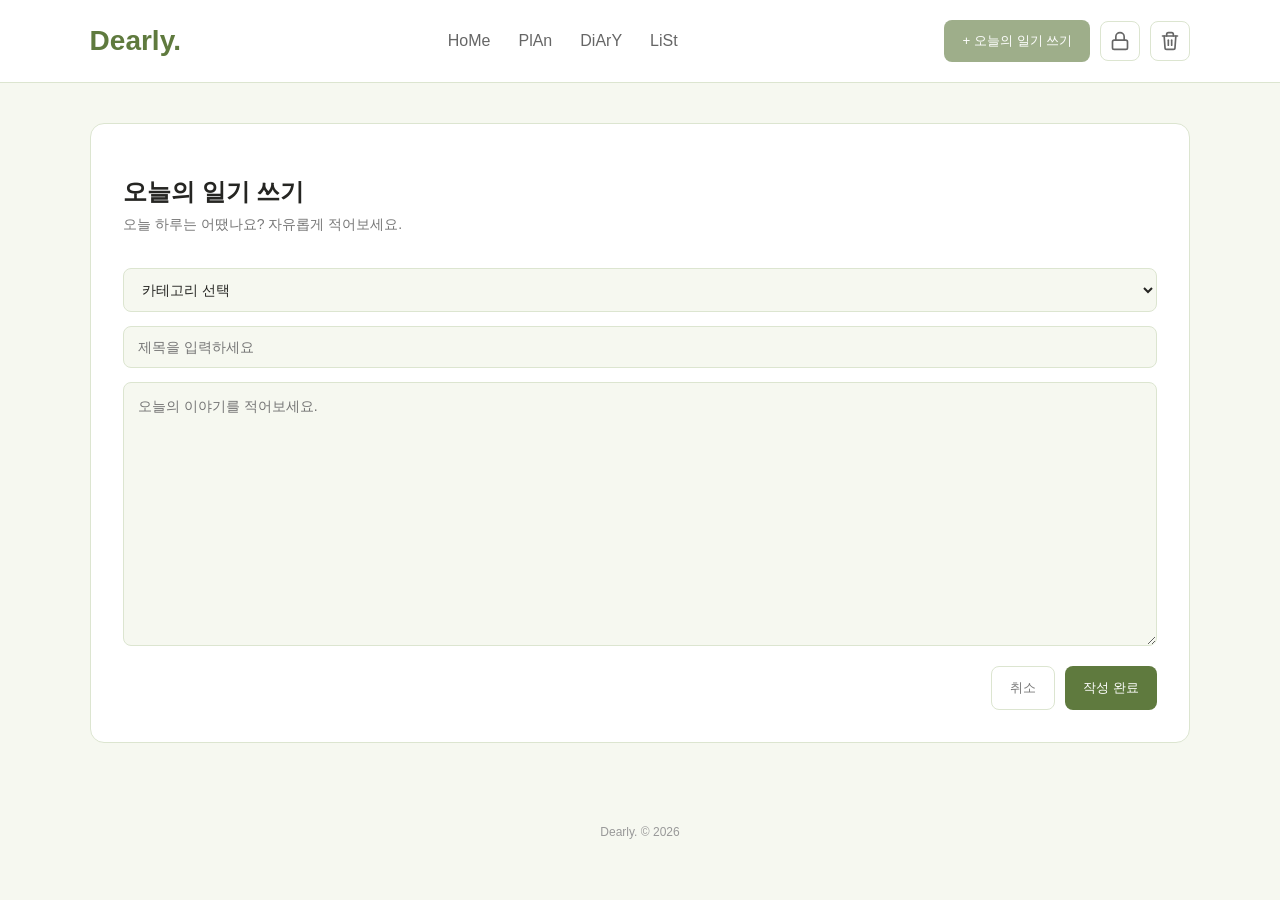
<file: write.html>
<!DOCTYPE html>
<html lang="ko">
<head>
    <meta charset="UTF-8">
    <meta name="viewport" content="width=device-width, initial-scale=1.0">
    <title>Dearly - 오늘의 일기 쓰기</title>
    <style>
/* 기본 설정 */
* {
    box-sizing: border-box;
}

body {
    margin: 0;
    font-family: Arial, "Malgun Gothic", sans-serif;
    background-color: #f6f8f0;
    color: #252522;
}

/* 상단 메뉴 */
.header {
    display: flex;
    align-items: center;
    justify-content: space-between;
    padding: 20px 7%;
    background-color: white;
    border-bottom: 1px solid #dce5d0;
}

.logo {
    color: #5f7a3e;
    margin: 0;
    font-size: 28px;
}

.menu {
    display: flex;
    gap: 28px;
}

.menu a {
    color: #666;
    text-decoration: none;
}

.menu a:hover,
.menu a.active {
    color: #5f7a3e;
}

/* 헤더 오른쪽 액션 영역 (글쓰기 / 비밀일기 / 감정쓰레기통) */
.header-actions {
    display: flex;
    align-items: center;
    gap: 10px;
}

/* 버튼 */
.write-button {
    background-color: #5f7a3e;
    color: white;
    border: none;
    border-radius: 8px;
    padding: 12px 18px;
    cursor: pointer;
    white-space: nowrap;
}

.write-button:hover {
    background-color: #46602b;
}

/* 아이콘 버튼 (자물쇠 / 쓰레기통) */
.icon-button {
    display: flex;
    align-items: center;
    justify-content: center;
    width: 40px;
    height: 40px;
    flex-shrink: 0;
    border: 1px solid #dce5d0;
    border-radius: 8px;
    background-color: white;
    color: #666;
    cursor: pointer;
    transition: background-color 0.2s, color 0.2s, border-color 0.2s;
}

.icon-button:hover {
    background-color: #eef3e1;
    border-color: #c3d1a4;
    color: #5f7a3e;
}

/* 본문 */
.container {
    width: 86%;
    max-width: 1100px;
    margin: 40px auto;
}

/* ===================== 캘린더 영역 ===================== */
.calendar-section {
    background-color: white;
    border: 1px solid #dce5d0;
    border-radius: 14px;
    padding: 24px;
    margin-bottom: 30px;
}

.calendar-toolbar {
    display: flex;
    align-items: center;
    justify-content: space-between;
    flex-wrap: wrap;
    gap: 12px;
    margin-bottom: 18px;
}

.calendar-nav {
    display: flex;
    align-items: center;
    gap: 14px;
}

.cal-arrow {
    background: none;
    border: none;
    font-size: 16px;
    color: #5f7a3e;
    cursor: pointer;
    padding: 4px 10px;
    border-radius: 6px;
}

.cal-arrow:hover {
    background-color: #eef3e1;
}

.calendar-label {
    margin: 0;
    font-size: 17px;
    min-width: 210px;
    text-align: center;
}

.toggle-view-button {
    background-color: #eef3e1;
    color: #5f7a3e;
    border: none;
    border-radius: 8px;
    padding: 8px 14px;
    font-size: 13px;
    cursor: pointer;
}

.toggle-view-button:hover {
    background-color: #dde6c8;
}

/* 요일 헤더 (주간/월간 공용) */
.calendar-weekdays {
    display: grid;
    grid-template-columns: repeat(7, 1fr);
    text-align: center;
    color: #999;
    font-size: 12px;
    font-weight: bold;
    border: 1px solid #ddd9cc;
    border-bottom: none;
    background-color: #f3f1ea;
}

.calendar-weekdays span {
    padding: 10px 0;
    border-right: 1px solid #ddd9cc;
}

.calendar-weekdays span:last-child {
    border-right: none;
}

.calendar-weekdays span:first-child {
    color: #e65050;
}

.calendar-weekdays span:last-child {
    color: #5f7a3e;
}

/* 주간 뷰: 표(table) 모양 - 셀 사이 테두리로 구분 */
.week-view {
    display: grid;
    grid-template-columns: repeat(7, 1fr);
    border: 1px solid #ddd9cc;
    border-top: none;
}

.day-cell {
    position: relative;
    display: flex;
    flex-direction: column;
    align-items: center;
    gap: 6px;
    padding: 16px 0 22px;
    background-color: white;
    border-right: 1px solid #ddd9cc;
    min-height: 76px;
}

.day-cell:last-child {
    border-right: none;
}

.day-cell.today {
    background-color: #5f7a3e;
    color: white;
}

.day-weekday {
    font-size: 12px;
    color: #999;
}

.day-cell.sunday .day-number {
    color: #e65050;
}

.day-cell.saturday .day-number {
    color: #5f7a3e;
}

.day-number {
    font-size: 18px;
    font-weight: bold;
}

.day-cell.today .day-number {
    color: white;
}

.day-dot {
    position: absolute;
    bottom: 6px;
    width: 5px;
    height: 5px;
    border-radius: 50%;
    background-color: #5f7a3e;
}

.day-cell.today .day-dot {
    background-color: white;
}

/* 월간 뷰: 표(table) 모양 - 셀 사이 테두리로 구분 */
.month-grid {
    display: grid;
    grid-template-columns: repeat(7, 1fr);
    grid-auto-rows: 56px;
    border: 1px solid #ddd9cc;
    border-top: none;
}

.month-cell {
    position: relative;
    display: flex;
    flex-direction: column;
    align-items: center;
    justify-content: center;
    background-color: white;
    border-right: 1px solid #ddd9cc;
    border-bottom: 1px solid #ddd9cc;
    font-size: 13px;
}

.month-cell:nth-child(7n) {
    border-right: none;
}

.month-cell.other-month {
    color: #ccc;
    background-color: #f6f8f0;
}

.month-cell.today {
    background-color: #5f7a3e;
    color: white;
}

.month-cell .day-dot {
    position: absolute;
    bottom: 6px;
    width: 4px;
    height: 4px;
    border-radius: 50%;
    background-color: #5f7a3e;
}

.month-cell.today .day-dot {
    background-color: white;
}

/* 소개 영역 */
.hero {
    background-color: #eef3e1;
    border-radius: 14px;
    padding: 45px 35px;
    margin-bottom: 40px;
}

.subtitle {
    color: #5f7a3e;
    font-size: 12px;
    letter-spacing: 2px;
}

.hero h2 {
    font-size: 32px;
    margin-bottom: 12px;
}

.hero p {
    line-height: 1.7;
}

/* 게시글 제목 영역 */
.section-header {
    display: flex;
    align-items: center;
    justify-content: space-between;
    margin-bottom: 20px;
}

.section-header h2 {
    margin-bottom: 8px;
}

.section-header p {
    color: #777;
    font-size: 14px;
    margin-top: 0;
}

/* 게시글 카드 */
.post-list {
    display: grid;
    grid-template-columns: repeat(3, minmax(0, 1fr));
    gap: 20px;
}

.post-card {
    background-color: white;
    border: 1px solid #dbe5d2;
    border-radius: 10px;
    padding: 24px;
    transition: transform 0.2s;
}

.post-card:hover {
    transform: translateY(-4px);
}

.category {
    color: #5f7a3e;
    font-size: 12px;
}

.post-card h3 {
    font-size: 19px;
    margin: 18px 0 12px;
}

.post-content {
    color: #666;
    font-size: 14px;
    line-height: 1.7;
}

.post-date {
    color: #999;
    font-size: 12px;
    margin-top: 24px;
}

/* 글쓰기 폼 (write.html) */
.write-section {
    background-color: white;
    border: 1px solid #dce5d0;
    border-radius: 14px;
    padding: 32px;
    margin-bottom: 30px;
}

.write-form {
    display: flex;
    flex-direction: column;
    gap: 14px;
    margin-top: 10px;
}

.write-form select,
.write-form input[type="text"],
.write-form textarea {
    width: 100%;
    padding: 12px 14px;
    border: 1px solid #dce5d0;
    border-radius: 8px;
    font-family: inherit;
    font-size: 14px;
    color: #252522;
    background-color: #f6f8f0;
}

.write-form select:focus,
.write-form input[type="text"]:focus,
.write-form textarea:focus {
    outline: none;
    border-color: #5f7a3e;
    background-color: white;
}

.write-form textarea {
    resize: vertical;
    line-height: 1.7;
}

.write-form-buttons {
    display: flex;
    justify-content: flex-end;
    gap: 10px;
    margin-top: 6px;
}

.cancel-button {
    background-color: white;
    color: #777;
    border: 1px solid #dce5d0;
    border-radius: 8px;
    padding: 12px 18px;
    cursor: pointer;
}

.cancel-button:hover {
    background-color: #f6f8f0;
}

.write-button.active {
    opacity: 0.6;
    cursor: default;
}

/* 준비중 안내 (plan.html 등 스켈레톤 페이지용) */
.placeholder-box {
    background-color: white;
    border: 1px dashed #c3d1a4;
    border-radius: 14px;
    padding: 60px 30px;
    text-align: center;
    color: #777;
}

.placeholder-box h2 {
    color: #5f7a3e;
    margin-bottom: 10px;
}

/* 하단 */
footer {
    text-align: center;
    padding: 30px;
    color: #999;
    font-size: 12px;
}

/* 모바일 화면 */
@media (max-width: 700px) {
    .header {
        flex-wrap: wrap;
        gap: 16px;
    }

    .menu {
        gap: 14px;
    }

    .header-actions {
        gap: 6px;
    }

    .container {
        width: 90%;
    }

    .hero h2 {
        font-size: 25px;
    }

    .post-list {
        grid-template-columns: 1fr;
    }

    .calendar-toolbar {
        justify-content: center;
    }

    .calendar-label {
        min-width: auto;
        font-size: 14px;
    }

    .day-number {
        font-size: 14px;
    }

    .month-cell {
        height: 40px;
        font-size: 11px;
    }
}


/* =====================================================
   다이어리 페이지 전용 (양피지 / 싸이월드 감성)
   body.diary-page 안에서만 적용되므로
   index.html, 3.html, write.html에는 영향 없음
   ===================================================== */

/* 페이지 전체 배경: 말차색 종이 질감 (이미지 없이 그라디언트로 표현) */
body.diary-page {
    font-family: "Gowun Batang", "Nanum Myeongjo", "Malgun Gothic", serif;
    background-color: #dfe4c4;
    background-image:
        radial-gradient(circle at 15% 20%, rgba(255, 255, 255, 0.25), transparent 40%),
        radial-gradient(circle at 85% 75%, rgba(90, 110, 50, 0.18), transparent 45%),
        repeating-linear-gradient(
            0deg,
            rgba(90, 110, 50, 0.04),
            rgba(90, 110, 50, 0.04) 2px,
            transparent 2px,
            transparent 4px
        );
    color: #3c4a28;
}

/* 헤더는 기존 톤을 유지하되 살짝 말차빛으로 */
body.diary-page .header {
    background-color: #f2f5e2;
    border-bottom: 1px solid #c3cf9c;
}

body.diary-page .menu a {
    color: #7c8a5c;
}

body.diary-page .menu a:hover,
body.diary-page .menu a.active {
    color: #5f7a3e;
}

body.diary-page .write-button {
    background-color: #5f7a3e;
}

body.diary-page .write-button:hover {
    background-color: #46602b;
}

/* 표지 영역: 양피지 가죽 노트 표지처럼 (베이지 종이색 유지) */
body.diary-page .diary-cover {
    background: linear-gradient(135deg, #f7ecd1, #ead9ab);
    border: 1px solid #c9b07f;
    border-radius: 10px;
    box-shadow:
        inset 0 0 0 6px #fbf6e8,
        inset 0 0 40px rgba(139, 90, 43, 0.15),
        0 6px 18px rgba(58, 74, 38, 0.25);
    position: relative;
}

/* 표지 모서리 닳은 느낌 */
body.diary-page .diary-cover::before {
    content: "";
    position: absolute;
    inset: 0;
    border-radius: 10px;
    background:
        radial-gradient(circle at 0% 0%, rgba(139, 90, 43, 0.25), transparent 25%),
        radial-gradient(circle at 100% 100%, rgba(139, 90, 43, 0.2), transparent 25%);
    pointer-events: none;
}

body.diary-page .diary-cover .subtitle {
    color: #a1712f;
    letter-spacing: 3px;
}

body.diary-page .diary-cover h2 {
    color: #5a4322;
    font-size: 30px;
}

body.diary-page .diary-cover p {
    color: #6f5b3a;
}

body.diary-page .section-header h2 {
    color: #3c4a28;
}

body.diary-page .section-header p,
body.diary-page #post-count {
    color: #7c8a5c;
}

/* 게시글 카드: 양피지 낱장 종이 느낌 + 살짝 비뚤어진 스크랩북 배치 (베이지 종이색 유지) */
body.diary-page .post-card {
    background-color: #fdf8ec;
    background-image: repeating-linear-gradient(
        0deg,
        transparent,
        transparent 27px,
        rgba(139, 111, 71, 0.08) 28px
    );
    border: 1px solid #d8c196;
    border-radius: 2px;
    box-shadow:
        0 2px 4px rgba(74, 58, 36, 0.15),
        0 10px 16px rgba(74, 58, 36, 0.12);
    position: relative;
}

/* 종이 귀퉁이가 살짝 접힌 느낌 (뒤로 보이는 배경은 말차색 페이지) */
body.diary-page .post-card::after {
    content: "";
    position: absolute;
    right: 0;
    bottom: 0;
    width: 22px;
    height: 22px;
    background: linear-gradient(135deg, transparent 50%, #dfe4c4 50%);
    box-shadow: -2px -2px 4px rgba(74, 58, 36, 0.15);
}

/* 카드마다 번갈아 살짝 기울여 스크랩북처럼 */
body.diary-page .post-card:nth-child(odd) {
    transform: rotate(-1deg);
}

body.diary-page .post-card:nth-child(even) {
    transform: rotate(1deg);
}

body.diary-page .post-card:hover {
    transform: translateY(-4px) rotate(0deg);
}

body.diary-page .category {
    color: #a1712f;
    font-weight: bold;
}

body.diary-page .post-card h3 {
    color: #4a3a24;
}

body.diary-page .post-content {
    color: #5a4a30;
}

body.diary-page .post-date {
    color: #a1916f;
}

body.diary-page footer {
    color: #8a9770;
}

</style>
    <script>
const posts = [
    {
        id: 1,
        category: "일상",
        title: "오늘의 노을이 정말 예뻤다",
        content: "하루가 끝나가는 시간이 이렇게 아름다울 줄이야. 오랜만에 마음이 편안해졌다.",
        date: "2026.10.25"
    },
    {
        id: 2,
        category: "생각",
        title: "새로운 시작을 준비하며",
        content: "지금까지 해온 것들을 돌아보며 앞으로 더 좋은 방향으로 나아가고 싶다.",
        date: "2026.10.24"
    },
    {
        id: 3,
        category: "여행",
        title: "주말에 다녀온 작은 여행",
        content: "맑은 공기와 푸른 나무 덕분에 일상의 스트레스를 잠시 잊을 수 있었다.",
        date: "2026.10.22"
    }
];

// HTML 요소 선택
const postList = document.querySelector("#post-list");
const postCount = document.querySelector("#post-count");

// 게시글 영역이 있는 페이지(index.html, list.html 등)에서만 실행
if (postList) {
    if (postCount) {
        // 게시글 개수 표시
        postCount.textContent = `총 ${posts.length}개의 글`;
    }

    // 게시글 카드 생성
    posts.forEach(function(post) {
        // 카드 요소 생성
        const card = document.createElement("article");
        card.className = "post-card";

        // 카테고리
        const category = document.createElement("span");
        category.className = "category";
        category.textContent = post.category;

        // 제목
        const title = document.createElement("h3");
        title.textContent = post.title;

        // 본문
        const content = document.createElement("p");
        content.className = "post-content";
        content.textContent = post.content;

        // 작성일
        const date = document.createElement("p");
        date.className = "post-date";
        date.textContent = post.date;

        // 카드에 요소 추가
        card.append(category, title, content, date);

        // 게시글 목록에 카드 추가
        postList.appendChild(card);
    });
}


// 글쓰기 페이지
const writeForm = document.querySelector("#write-form");

if (writeForm) {
    writeForm.addEventListener("submit", function(event) {
        event.preventDefault();

        const newPost = {
            id: Date.now(),
            category: document.querySelector("#category").value,
            title: document.querySelector("#title").value,
            content: document.querySelector("#content").value,
            date: new Date().toLocaleDateString("ko-KR")
        };

        posts.push(newPost);

        localStorage.setItem("posts", JSON.stringify(posts));

        alert("글이 등록되었습니다!");

        location.href = "index.html";
    });
}


// ===================== 캘린더 (주간 / 월간) =====================
const weekView = document.querySelector("#weekView");
const monthView = document.querySelector("#monthView");
const monthGrid = document.querySelector("#monthGrid");
const calendarLabel = document.querySelector("#calendarLabel");
const prevBtn = document.querySelector("#prevBtn");
const nextBtn = document.querySelector("#nextBtn");
const toggleViewBtn = document.querySelector("#toggleViewBtn");

// 캘린더 요소가 있는 페이지(메인 페이지)에서만 실행
if (weekView && monthView && monthGrid && calendarLabel && prevBtn && nextBtn && toggleViewBtn) {

    const weekdayNames = ["일", "월", "화", "수", "목", "금", "토"];

    let viewMode = "week";          // "week" | "month"
    let currentDate = new Date();   // 현재 보고 있는 기준 날짜

    // 날짜 비교 (연/월/일만)
    function isSameDate(a, b) {
        return a.getFullYear() === b.getFullYear() &&
               a.getMonth() === b.getMonth() &&
               a.getDate() === b.getDate();
    }

    // posts 배열의 date("2026.10.25")와 비교해서 해당 날짜에 글이 있는지 확인
    function hasPostOn(date) {
        return posts.some(function(post) {
            const parts = post.date.split(".").map(Number);
            if (parts.length < 3) return false;
            const postDate = new Date(parts[0], parts[1] - 1, parts[2]);
            return isSameDate(postDate, date);
        });
    }

    // 해당 날짜가 속한 주의 일요일 반환
    function getWeekStart(date) {
        const d = new Date(date);
        d.setHours(0, 0, 0, 0);
        d.setDate(d.getDate() - d.getDay());
        return d;
    }

    // 주간 캘린더 렌더링
    function renderWeekView() {
        const weekStart = getWeekStart(currentDate);
        const today = new Date();

        weekView.innerHTML = "";

        for (let i = 0; i < 7; i++) {
            const day = new Date(weekStart);
            day.setDate(weekStart.getDate() + i);

            const dayEl = document.createElement("div");
            dayEl.className = "day-cell";
            if (isSameDate(day, today)) dayEl.classList.add("today");
            if (day.getDay() === 0) dayEl.classList.add("sunday");
            if (day.getDay() === 6) dayEl.classList.add("saturday");

            const numEl = document.createElement("span");
            numEl.className = "day-number";
            numEl.textContent = day.getDate();

            dayEl.append(numEl);

            if (hasPostOn(day)) {
                const dot = document.createElement("span");
                dot.className = "day-dot";
                dayEl.appendChild(dot);
            }

            weekView.appendChild(dayEl);
        }

        const weekEnd = new Date(weekStart);
        weekEnd.setDate(weekStart.getDate() + 6);

        calendarLabel.textContent =
            `${weekStart.getFullYear()}년 ${weekStart.getMonth() + 1}월 ${weekStart.getDate()}일 - ${weekEnd.getMonth() + 1}월 ${weekEnd.getDate()}일`;
    }

    // 월간 캘린더 렌더링 (6주 = 42칸 고정)
    function renderMonthView() {
        const year = currentDate.getFullYear();
        const month = currentDate.getMonth();
        const today = new Date();

        const firstDay = new Date(year, month, 1);
        const startDate = getWeekStart(firstDay);

        monthGrid.innerHTML = "";

        for (let i = 0; i < 42; i++) {
            const day = new Date(startDate);
            day.setDate(startDate.getDate() + i);

            const dayEl = document.createElement("div");
            dayEl.className = "month-cell";
            if (day.getMonth() !== month) dayEl.classList.add("other-month");
            if (isSameDate(day, today)) dayEl.classList.add("today");

            const numEl = document.createElement("span");
            numEl.className = "day-number";
            numEl.textContent = day.getDate();
            dayEl.appendChild(numEl);

            if (hasPostOn(day)) {
                const dot = document.createElement("span");
                dot.className = "day-dot";
                dayEl.appendChild(dot);
            }

            monthGrid.appendChild(dayEl);
        }

        calendarLabel.textContent = `${year}년 ${month + 1}월`;
    }

    // 현재 viewMode에 맞게 화면 갱신
    function render() {
        if (viewMode === "week") {
            weekView.style.display = "grid";
            monthView.style.display = "none";
            renderWeekView();
        } else {
            weekView.style.display = "none";
            monthView.style.display = "block";
            renderMonthView();
        }
    }

    // 이전 버튼: 주간이면 -7일, 월간이면 -1달
    prevBtn.addEventListener("click", function() {
        if (viewMode === "week") {
            currentDate.setDate(currentDate.getDate() - 7);
        } else {
            currentDate.setMonth(currentDate.getMonth() - 1);
        }
        render();
    });

    // 다음 버튼: 주간이면 +7일, 월간이면 +1달
    nextBtn.addEventListener("click", function() {
        if (viewMode === "week") {
            currentDate.setDate(currentDate.getDate() + 7);
        } else {
            currentDate.setMonth(currentDate.getMonth() + 1);
        }
        render();
    });

    // 주간 <-> 월간 전환 버튼
    toggleViewBtn.addEventListener("click", function() {
        viewMode = (viewMode === "week") ? "month" : "week";
        toggleViewBtn.textContent = (viewMode === "week") ? "월간 보기" : "주간 보기";
        render();
    });

    render();
}

</script>
</head>
<body>
    <header class="header">
        <h1 class="logo">Dearly.</h1>

        <nav class="menu">
            <a href="index.html">HoMe</a>
            <a href="plan.html">PlAn</a>
            <a href="diary.html">DiArY</a>
            <a href="list.html">LiSt</a>
        </nav>

        <div class="header-actions">
            <button class="write-button active" disabled>
                + 오늘의 일기 쓰기
            </button>

            <button class="icon-button" title="비밀 일기"
                    onclick="location.href='secretdiary.html'">
                <svg xmlns="http://www.w3.org/2000/svg" width="20" height="20" viewBox="0 0 24 24"
                     fill="none" stroke="currentColor" stroke-width="2"
                     stroke-linecap="round" stroke-linejoin="round">
                    <rect x="3" y="11" width="18" height="11" rx="2" ry="2"></rect>
                    <path d="M7 11V7a5 5 0 0 1 10 0v4"></path>
                </svg>
            </button>

            <button class="icon-button" title="감정 쓰레기통"
                    onclick="location.href='trash.html'">
                <svg xmlns="http://www.w3.org/2000/svg" width="20" height="20" viewBox="0 0 24 24"
                     fill="none" stroke="currentColor" stroke-width="2"
                     stroke-linecap="round" stroke-linejoin="round">
                    <polyline points="3 6 5 6 21 6"></polyline>
                    <path d="M19 6l-1 14a2 2 0 0 1-2 2H8a2 2 0 0 1-2-2L5 6m3 0V4a2 2 0 0 1 2-2h4a2 2 0 0 1 2 2v2"></path>
                    <line x1="10" y1="11" x2="10" y2="17"></line>
                    <line x1="14" y1="11" x2="14" y2="17"></line>
                </svg>
            </button>
        </div>
    </header>

    <main class="container">
        <section class="write-section">
            <div class="section-header">
                <div>
                    <h2>오늘의 일기 쓰기</h2>
                    <p>오늘 하루는 어땠나요? 자유롭게 적어보세요.</p>
                </div>
            </div>

            <form id="write-form" class="write-form">
                <select id="category" required>
                    <option value="">카테고리 선택</option>
                    <option value="일상">일상</option>
                    <option value="생각">생각</option>
                    <option value="여행">여행</option>
                </select>

                <input type="text" id="title"
                       placeholder="제목을 입력하세요" required>

                <textarea id="content" rows="10"
                          placeholder="오늘의 이야기를 적어보세요."
                          required></textarea>

                <div class="write-form-buttons">
                    <button type="button" class="cancel-button"
                            onclick="location.href='index.html'">
                        취소
                    </button>
                    <button type="submit" class="write-button">작성 완료</button>
                </div>
            </form>
        </section>
    </main>

    <footer>
        <p>Dearly. &copy; 2026</p>
    </footer>
</body>
</html>
</file>
<file: style (1).css>
/* 기본 설정 */
* {
    box-sizing: border-box;
}

body {
    margin: 0;
    font-family: Arial, "Malgun Gothic", sans-serif;
    background-color: #f6f8f0;
    color: #252522;
}

/* 상단 메뉴 */
.header {
    display: flex;
    align-items: center;
    justify-content: space-between;
    padding: 20px 7%;
    background-color: white;
    border-bottom: 1px solid #dce5d0;
}

.logo {
    color: #5f7a3e;
    margin: 0;
    font-size: 28px;
}

.menu {
    display: flex;
    gap: 28px;
}

.menu a {
    color: #666;
    text-decoration: none;
}

.menu a:hover,
.menu a.active {
    color: #5f7a3e;
}

/* 헤더 오른쪽 액션 영역 (글쓰기 / 비밀일기 / 감정쓰레기통) */
.header-actions {
    display: flex;
    align-items: center;
    gap: 10px;
}

/* 버튼 */
.write-button {
    background-color: #5f7a3e;
    color: white;
    border: none;
    border-radius: 8px;
    padding: 12px 18px;
    cursor: pointer;
    white-space: nowrap;
}

.write-button:hover {
    background-color: #46602b;
}

/* 아이콘 버튼 (자물쇠 / 쓰레기통) */
.icon-button {
    display: flex;
    align-items: center;
    justify-content: center;
    width: 40px;
    height: 40px;
    flex-shrink: 0;
    border: 1px solid #dce5d0;
    border-radius: 8px;
    background-color: white;
    color: #666;
    cursor: pointer;
    transition: background-color 0.2s, color 0.2s, border-color 0.2s;
}

.icon-button:hover {
    background-color: #eef3e1;
    border-color: #c3d1a4;
    color: #5f7a3e;
}

/* 본문 */
.container {
    width: 86%;
    max-width: 1100px;
    margin: 40px auto;
}

/* ===================== 캘린더 영역 ===================== */
.calendar-section {
    background-color: white;
    border: 1px solid #dce5d0;
    border-radius: 14px;
    padding: 24px;
    margin-bottom: 30px;
}

.calendar-toolbar {
    display: flex;
    align-items: center;
    justify-content: space-between;
    flex-wrap: wrap;
    gap: 12px;
    margin-bottom: 18px;
}

.calendar-nav {
    display: flex;
    align-items: center;
    gap: 14px;
}

.cal-arrow {
    background: none;
    border: none;
    font-size: 16px;
    color: #5f7a3e;
    cursor: pointer;
    padding: 4px 10px;
    border-radius: 6px;
}

.cal-arrow:hover {
    background-color: #eef3e1;
}

.calendar-label {
    margin: 0;
    font-size: 17px;
    min-width: 210px;
    text-align: center;
}

.toggle-view-button {
    background-color: #eef3e1;
    color: #5f7a3e;
    border: none;
    border-radius: 8px;
    padding: 8px 14px;
    font-size: 13px;
    cursor: pointer;
}

.toggle-view-button:hover {
    background-color: #dde6c8;
}

/* 요일 헤더 (주간/월간 공용) */
.calendar-weekdays {
    display: grid;
    grid-template-columns: repeat(7, 1fr);
    text-align: center;
    color: #999;
    font-size: 12px;
    font-weight: bold;
    border: 1px solid #ddd9cc;
    border-bottom: none;
    background-color: #f3f1ea;
}

.calendar-weekdays span {
    padding: 10px 0;
    border-right: 1px solid #ddd9cc;
}

.calendar-weekdays span:last-child {
    border-right: none;
}

.calendar-weekdays span:first-child {
    color: #e65050;
}

.calendar-weekdays span:last-child {
    color: #5f7a3e;
}

/* 주간 뷰: 표(table) 모양 - 셀 사이 테두리로 구분 */
.week-view {
    display: grid;
    grid-template-columns: repeat(7, 1fr);
    border: 1px solid #ddd9cc;
    border-top: none;
}

.day-cell {
    position: relative;
    display: flex;
    flex-direction: column;
    align-items: center;
    gap: 6px;
    padding: 16px 0 22px;
    background-color: white;
    border-right: 1px solid #ddd9cc;
    min-height: 76px;
}

.day-cell:last-child {
    border-right: none;
}

.day-cell.today {
    background-color: #5f7a3e;
    color: white;
}

.day-weekday {
    font-size: 12px;
    color: #999;
}

.day-cell.sunday .day-number {
    color: #e65050;
}

.day-cell.saturday .day-number {
    color: #5f7a3e;
}

.day-number {
    font-size: 18px;
    font-weight: bold;
}

.day-cell.today .day-number {
    color: white;
}

.day-dot {
    position: absolute;
    bottom: 6px;
    width: 5px;
    height: 5px;
    border-radius: 50%;
    background-color: #5f7a3e;
}

.day-cell.today .day-dot {
    background-color: white;
}

/* 월간 뷰: 표(table) 모양 - 셀 사이 테두리로 구분 */
.month-grid {
    display: grid;
    grid-template-columns: repeat(7, 1fr);
    grid-auto-rows: 56px;
    border: 1px solid #ddd9cc;
    border-top: none;
}

.month-cell {
    position: relative;
    display: flex;
    flex-direction: column;
    align-items: center;
    justify-content: center;
    background-color: white;
    border-right: 1px solid #ddd9cc;
    border-bottom: 1px solid #ddd9cc;
    font-size: 13px;
}

.month-cell:nth-child(7n) {
    border-right: none;
}

.month-cell.other-month {
    color: #ccc;
    background-color: #f6f8f0;
}

.month-cell.today {
    background-color: #5f7a3e;
    color: white;
}

.month-cell .day-dot {
    position: absolute;
    bottom: 6px;
    width: 4px;
    height: 4px;
    border-radius: 50%;
    background-color: #5f7a3e;
}

.month-cell.today .day-dot {
    background-color: white;
}

/* 소개 영역 */
.hero {
    background-color: #eef3e1;
    border-radius: 14px;
    padding: 45px 35px;
    margin-bottom: 40px;
}

.subtitle {
    color: #5f7a3e;
    font-size: 12px;
    letter-spacing: 2px;
}

.hero h2 {
    font-size: 32px;
    margin-bottom: 12px;
}

.hero p {
    line-height: 1.7;
}

/* 게시글 제목 영역 */
.section-header {
    display: flex;
    align-items: center;
    justify-content: space-between;
    margin-bottom: 20px;
}

.section-header h2 {
    margin-bottom: 8px;
}

.section-header p {
    color: #777;
    font-size: 14px;
    margin-top: 0;
}

/* 게시글 카드 */
.post-list {
    display: grid;
    grid-template-columns: repeat(3, minmax(0, 1fr));
    gap: 20px;
}

.post-card {
    background-color: white;
    border: 1px solid #dbe5d2;
    border-radius: 10px;
    padding: 24px;
    transition: transform 0.2s;
}

.post-card:hover {
    transform: translateY(-4px);
}

.category {
    color: #5f7a3e;
    font-size: 12px;
}

.post-card h3 {
    font-size: 19px;
    margin: 18px 0 12px;
}

.post-content {
    color: #666;
    font-size: 14px;
    line-height: 1.7;
}

.post-date {
    color: #999;
    font-size: 12px;
    margin-top: 24px;
}

/* 글쓰기 폼 (write.html) */
.write-section {
    background-color: white;
    border: 1px solid #dce5d0;
    border-radius: 14px;
    padding: 32px;
    margin-bottom: 30px;
}

.write-form {
    display: flex;
    flex-direction: column;
    gap: 14px;
    margin-top: 10px;
}

.write-form select,
.write-form input[type="text"],
.write-form textarea {
    width: 100%;
    padding: 12px 14px;
    border: 1px solid #dce5d0;
    border-radius: 8px;
    font-family: inherit;
    font-size: 14px;
    color: #252522;
    background-color: #f6f8f0;
}

.write-form select:focus,
.write-form input[type="text"]:focus,
.write-form textarea:focus {
    outline: none;
    border-color: #5f7a3e;
    background-color: white;
}

.write-form textarea {
    resize: vertical;
    line-height: 1.7;
}

.write-form-buttons {
    display: flex;
    justify-content: flex-end;
    gap: 10px;
    margin-top: 6px;
}

.cancel-button {
    background-color: white;
    color: #777;
    border: 1px solid #dce5d0;
    border-radius: 8px;
    padding: 12px 18px;
    cursor: pointer;
}

.cancel-button:hover {
    background-color: #f6f8f0;
}

.write-button.active {
    opacity: 0.6;
    cursor: default;
}

/* 준비중 안내 (plan.html 등 스켈레톤 페이지용) */
.placeholder-box {
    background-color: white;
    border: 1px dashed #c3d1a4;
    border-radius: 14px;
    padding: 60px 30px;
    text-align: center;
    color: #777;
}

.placeholder-box h2 {
    color: #5f7a3e;
    margin-bottom: 10px;
}

/* 하단 */
footer {
    text-align: center;
    padding: 30px;
    color: #999;
    font-size: 12px;
}

/* 모바일 화면 */
@media (max-width: 700px) {
    .header {
        flex-wrap: wrap;
        gap: 16px;
    }

    .menu {
        gap: 14px;
    }

    .header-actions {
        gap: 6px;
    }

    .container {
        width: 90%;
    }

    .hero h2 {
        font-size: 25px;
    }

    .post-list {
        grid-template-columns: 1fr;
    }

    .calendar-toolbar {
        justify-content: center;
    }

    .calendar-label {
        min-width: auto;
        font-size: 14px;
    }

    .day-number {
        font-size: 14px;
    }

    .month-cell {
        height: 40px;
        font-size: 11px;
    }
}


/* =====================================================
   다이어리 페이지 전용 (양피지 / 싸이월드 감성)
   body.diary-page 안에서만 적용되므로
   index.html, 3.html, write.html에는 영향 없음
   ===================================================== */

/* 페이지 전체 배경: 말차색 종이 질감 (이미지 없이 그라디언트로 표현) */
body.diary-page {
    font-family: "Gowun Batang", "Nanum Myeongjo", "Malgun Gothic", serif;
    background-color: #dfe4c4;
    background-image:
        radial-gradient(circle at 15% 20%, rgba(255, 255, 255, 0.25), transparent 40%),
        radial-gradient(circle at 85% 75%, rgba(90, 110, 50, 0.18), transparent 45%),
        repeating-linear-gradient(
            0deg,
            rgba(90, 110, 50, 0.04),
            rgba(90, 110, 50, 0.04) 2px,
            transparent 2px,
            transparent 4px
        );
    color: #3c4a28;
}

/* 헤더는 기존 톤을 유지하되 살짝 말차빛으로 */
body.diary-page .header {
    background-color: #f2f5e2;
    border-bottom: 1px solid #c3cf9c;
}

body.diary-page .menu a {
    color: #7c8a5c;
}

body.diary-page .menu a:hover,
body.diary-page .menu a.active {
    color: #5f7a3e;
}

body.diary-page .write-button {
    background-color: #5f7a3e;
}

body.diary-page .write-button:hover {
    background-color: #46602b;
}

/* 표지 영역: 양피지 가죽 노트 표지처럼 (베이지 종이색 유지) */
body.diary-page .diary-cover {
    background: linear-gradient(135deg, #f7ecd1, #ead9ab);
    border: 1px solid #c9b07f;
    border-radius: 10px;
    box-shadow:
        inset 0 0 0 6px #fbf6e8,
        inset 0 0 40px rgba(139, 90, 43, 0.15),
        0 6px 18px rgba(58, 74, 38, 0.25);
    position: relative;
}

/* 표지 모서리 닳은 느낌 */
body.diary-page .diary-cover::before {
    content: "";
    position: absolute;
    inset: 0;
    border-radius: 10px;
    background:
        radial-gradient(circle at 0% 0%, rgba(139, 90, 43, 0.25), transparent 25%),
        radial-gradient(circle at 100% 100%, rgba(139, 90, 43, 0.2), transparent 25%);
    pointer-events: none;
}

body.diary-page .diary-cover .subtitle {
    color: #a1712f;
    letter-spacing: 3px;
}

body.diary-page .diary-cover h2 {
    color: #5a4322;
    font-size: 30px;
}

body.diary-page .diary-cover p {
    color: #6f5b3a;
}

body.diary-page .section-header h2 {
    color: #3c4a28;
}

body.diary-page .section-header p,
body.diary-page #post-count {
    color: #7c8a5c;
}

/* 게시글 카드: 양피지 낱장 종이 느낌 + 살짝 비뚤어진 스크랩북 배치 (베이지 종이색 유지) */
body.diary-page .post-card {
    background-color: #fdf8ec;
    background-image: repeating-linear-gradient(
        0deg,
        transparent,
        transparent 27px,
        rgba(139, 111, 71, 0.08) 28px
    );
    border: 1px solid #d8c196;
    border-radius: 2px;
    box-shadow:
        0 2px 4px rgba(74, 58, 36, 0.15),
        0 10px 16px rgba(74, 58, 36, 0.12);
    position: relative;
}

/* 종이 귀퉁이가 살짝 접힌 느낌 (뒤로 보이는 배경은 말차색 페이지) */
body.diary-page .post-card::after {
    content: "";
    position: absolute;
    right: 0;
    bottom: 0;
    width: 22px;
    height: 22px;
    background: linear-gradient(135deg, transparent 50%, #dfe4c4 50%);
    box-shadow: -2px -2px 4px rgba(74, 58, 36, 0.15);
}

/* 카드마다 번갈아 살짝 기울여 스크랩북처럼 */
body.diary-page .post-card:nth-child(odd) {
    transform: rotate(-1deg);
}

body.diary-page .post-card:nth-child(even) {
    transform: rotate(1deg);
}

body.diary-page .post-card:hover {
    transform: translateY(-4px) rotate(0deg);
}

body.diary-page .category {
    color: #a1712f;
    font-weight: bold;
}

body.diary-page .post-card h3 {
    color: #4a3a24;
}

body.diary-page .post-content {
    color: #5a4a30;
}

body.diary-page .post-date {
    color: #a1916f;
}

body.diary-page footer {
    color: #8a9770;
}
</file>
